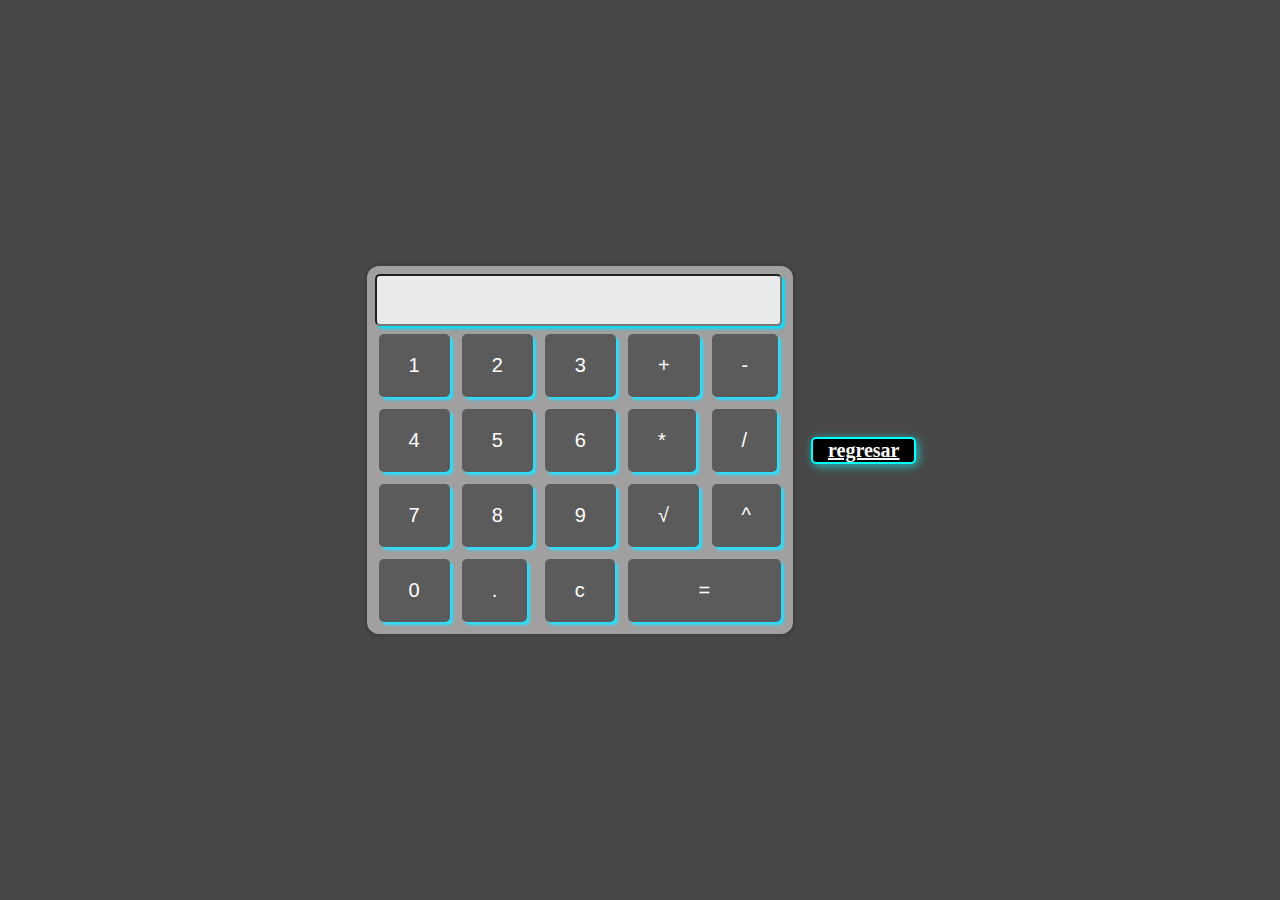
<file: calculadora/index.html>
<!DOCTYPE html>
<html lang="en">
<head>
    <meta charset="UTF-8">
    <meta http-equiv="X-UA-Compatible" content="IE=edge">
    <meta name="viewport" content="width=device-width, initial-scale=1.0">
    <link rel="stylesheet" href="style.css">
    <title>Document</title>
</head>
<body>
    <form name="calculadora">
        <table>
            <tr>
                <td colspan="5"><input type="texto" name="cld" value=""></td>
            </tr>
            <tr>
                <td><input type="button" value="1" onClick="document.calculadora.cld.value+='1'"></td>
                <td><input type="button" value="2" onClick="document.calculadora.cld.value+='2'"></td>
                <td><input type="button" value="3" onClick="document.calculadora.cld.value+='3'"></td>
                <td><input type="button" value="+" onClick="document.calculadora.cld.value+='+'"></td>
                <td><input type="button" value="-" onClick="document.calculadora.cld.value+='-'"></td>
            </tr>
            <tr>
                <td><input type="button" value="4" onClick="document.calculadora.cld.value+='4'"></td>
                <td><input type="button" value="5" onClick="document.calculadora.cld.value+='5'"></td>
                <td><input type="button" value="6" onClick="document.calculadora.cld.value+='6'"></td>
                <td><input type="button" value="*" onClick="document.calculadora.cld.value+='*'"></td>
                <td><input type="button" value="/" onClick="document.calculadora.cld.value+='/'"></td>
            </tr>
            <tr>
                <td><input type="button" value="7" onClick="document.calculadora.cld.value+='7'"></td>
                <td><input type="button" value="8" onClick="document.calculadora.cld.value+='8'"></td>
                <td><input type="button" value="9" onClick="document.calculadora.cld.value+='9'"></td>
                <td><input type="button" value="√" onClick="calculateSquareRoot()"></td>
                <td><input type="button" value="^" onClick="calculatePower()"></td>
            </tr>
            <tr>
                <td><input type="button" value="0" onClick="document.calculadora.cld.value+='0'"></td>
                <td><input type="button" value="." onClick="document.calculadora.cld.value+='.'"></td>
                <td><input type="reset" value="c"></td>
                <td colspan="2"><input type="button" value="=" onClick="document.calculadora.cld.value=eval(document.calculadora.cld.value)"></td>
            </tr>
        </table>
    </form>

    <a href="../index.html" class="botn"> regresar</a>
    <script src="main.js"></script>
    
</body>
</html>
</file>
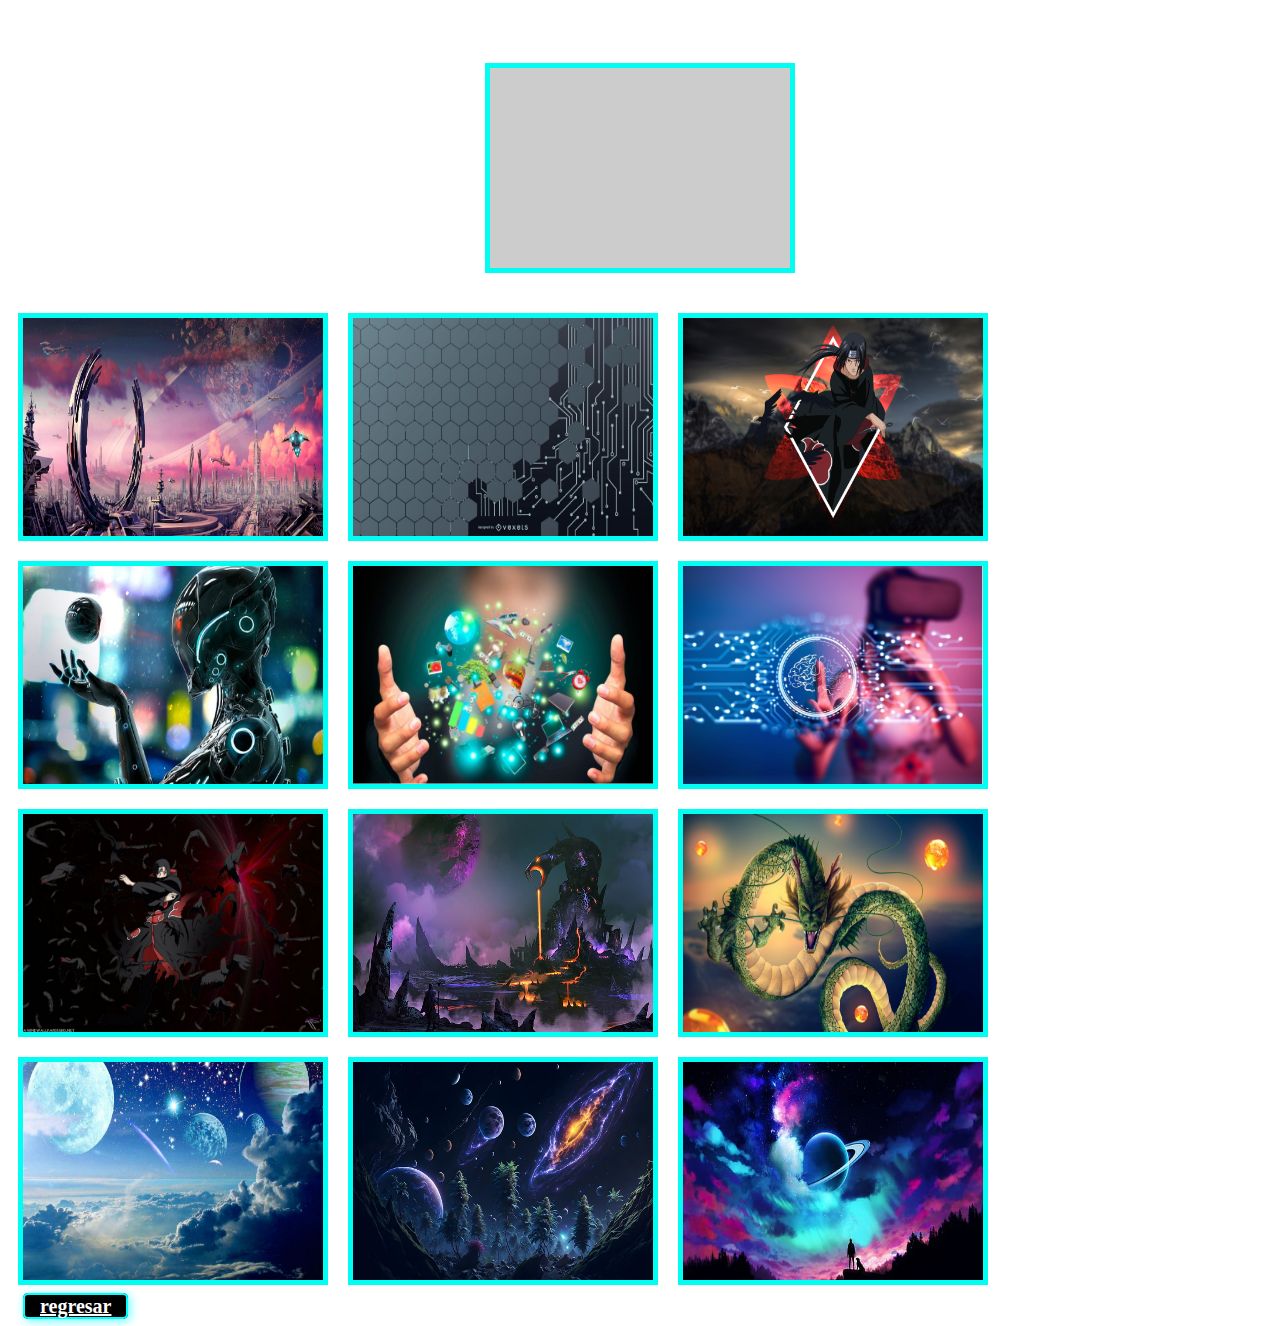
<file: galeria/index.html>
<!DOCTYPE html>
<html lang="en">
<head>
  <meta charset="UTF-8">
  <meta http-equiv="X-UA-Compatible" content="IE=edge">
  <meta name="viewport" content="width=, initial-scale=1.0">
  <link href="https://cdn.jsdelivr.net/npm/bootstrap@5.3.0/dist/css/bootstrap.min.css"
  rel="stylesheet" integrity="sha384-9ndCyUaIbzAi2FUVXJi0CjmCapSmO7SnpJef0486qhLnuZ2cdeRhO02iuK6FUUVM"
  crossorigin="anonymous"/>
  <link rel="stylesheet" href="style.css">
  <title>Document</title>
</head>
<body>
 
  <div class="container1"></div>
  <div class="container"></div>
  
  <a href="../index.html" class="botn"> regresar</a>
  <script src="main.js"></script>
  
</body>
</html>
</file>
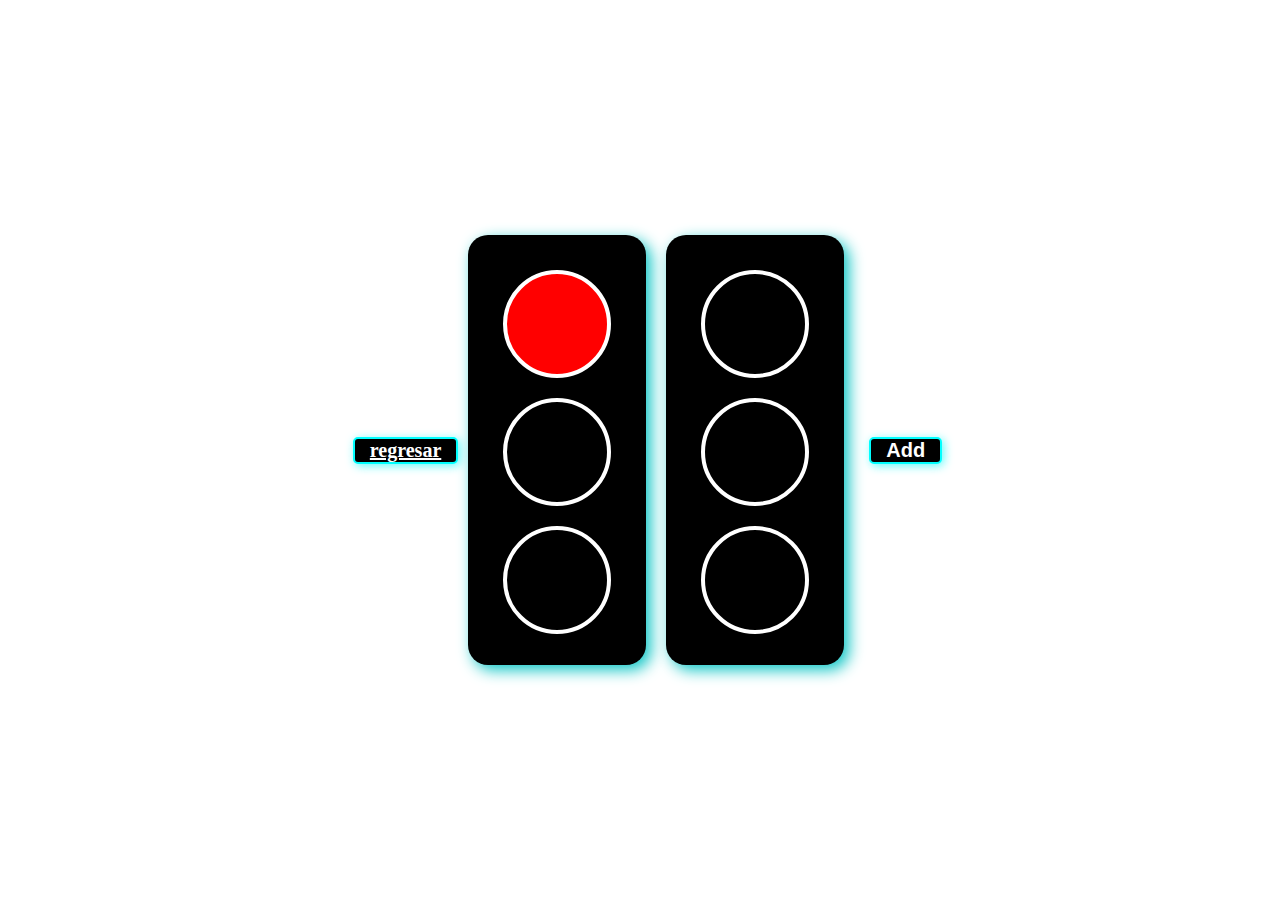
<file: semaforo/index.html>
<!DOCTYPE html>
<html lang="en">
<head>
    <meta charset="UTF-8">
    <meta http-equiv="X-UA-Compatible" content="IE=edge">
    <meta name="viewport" content="width=device-width, initial-scale=1.0">
    <link rel="stylesheet" href="style.css">
    <title>Document</title>
</head>
<a href="../index.html" class="botn"> regresar</a>
<body>
    <div class="container">
        <div class="color" id="rojo"></div>
        <div class="color" id="amarillo"></div>
        <div class="color" id="verde"></div>
    </div>

    <div class="container1">
        <div class="cambiar"></div>
        <div class="cambiar"></div>
        <div class="cambiar"></div>
    </div>

    

    <button onclick="cambiarOtro()">Add</button>

    <script src="mai.js">
       
    </script>
</body>

</html>
</file>
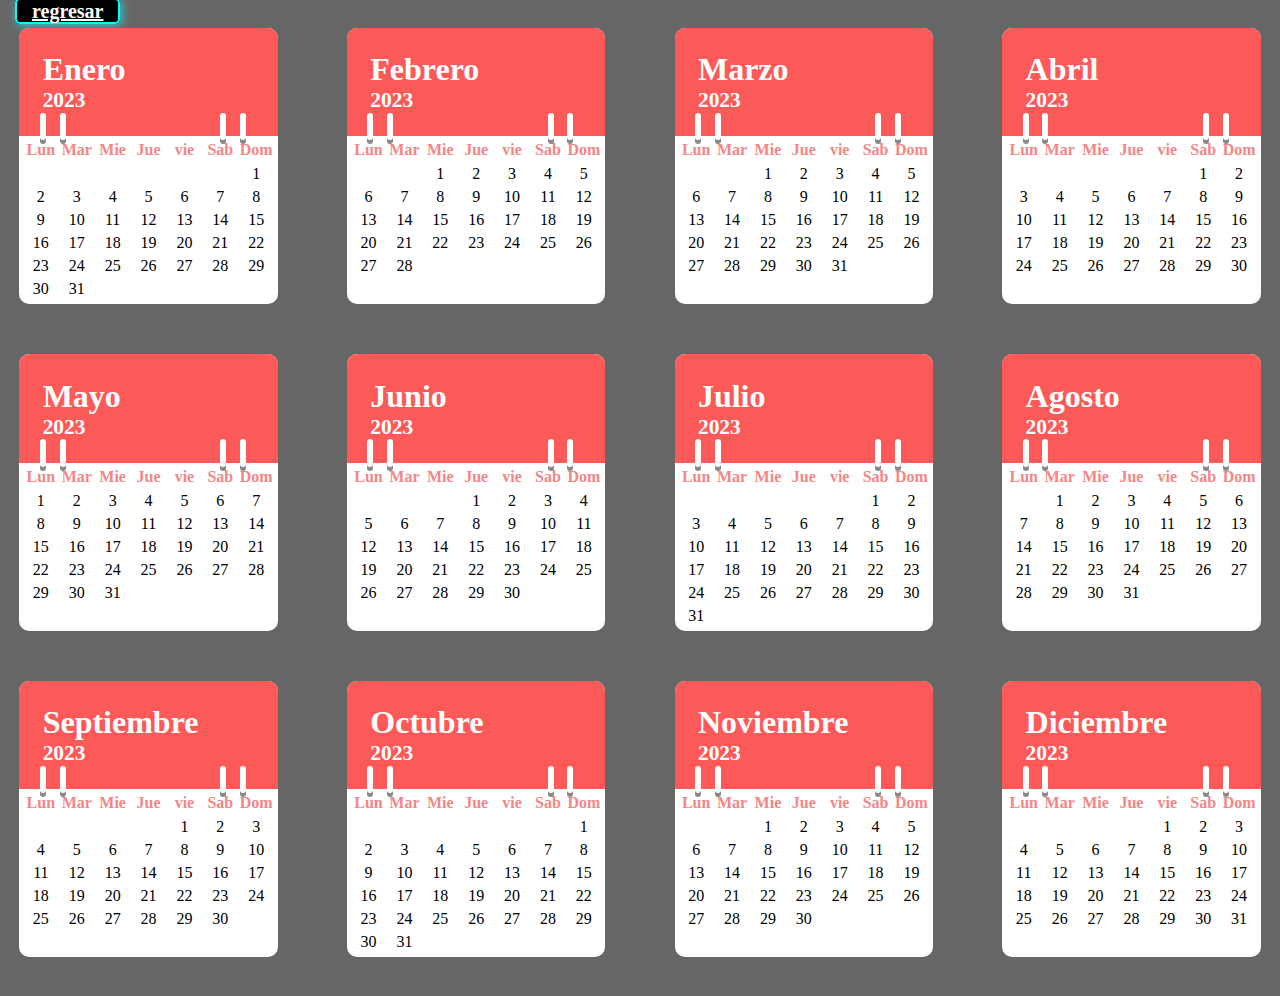
<file: calendario/index3.html>
<!DOCTYPE html>
<html lang="en">
<head>
    <meta charset="UTF-8">
    <meta http-equiv="X-UA-Compatible" content="IE=edge">
    <meta name="viewport" content="width=device-width, initial-scale=1.0">
    <link rel="stylesheet" href="Estilos3.css">
    <title>EDG calendario</title>
</head>
<body>
    <a href="../index.html" class="botn"> regresar</a>
    <main>
        <div class="calendario">
            <div class="mes"> 
                <div class="rayas">
                <div id="c1" class="cin">
                    <div class="c1-1"></div>
                    <div class="c1-2"></div>
                </div>
                <div id="c2" class="cin">
                    <div class="c2-1"></div>
                    <div class="c2-2"></div>
                </div>
            </div>
                <h1>Enero <dir><h6>2023</h6></dir></h1>                       
                <ul class="dias">
                    <li class="dias1">Lun</li>
                    <li class="dias1">Mar</li>
                    <li class="dias1">Mie</li>
                    <li class="dias1">Jue</li>
                    <li class="dias1">vie</li>
                    <li class="dias1">Sab</li>
                    <li class="dias1">Dom</li>
                </ul>
                <ul class="fecha">
                    <li class="dia"></li>
                    <li class="dia"></li>
                    <li class="dia"></li>
                    <li class="dia"></li>
                    <li class="dia"></li>
                    <li class="dia"></li>
                    
                    <li class="dia_1">1</li>
                    <li class="dia_1">2</li>
                    <li class="dia_1">3</li>
                    <li class="dia_1">4</li>
                    <li class="dia_1">5</li>
                    <li class="dia_1">6</li>
                    <li class="dia_1">7</li>
                    <li class="dia_1">8</li>
                    <li class="dia_1">9</li>
                    <li class="dia_1">10</li>
                    <li class="dia_1">11</li>
                    <li class="dia_1">12</li>
                    <li class="dia_1">13</li>
                    <li class="dia_1">14</li>
                    <li class="dia_1">15</li>
                    <li class="dia_1">16</li>
                    <li class="dia_1">17</li>
                    <li class="dia_1">18</li>
                    <li class="dia_1">19</li>
                    <li class="dia_1">20</li>
                    <li class="dia_1">21</li>
                    <li class="dia_1">22</li>
                    <li class="dia_1">23</li>
                    <li class="dia_1">24</li>
                    <li class="dia_1">25</li>
                    <li class="dia_1">26</li>
                    <li class="dia_1">27</li>
                    <li class="dia_1">28</li>
                    <li class="dia_1">29</li>
                    <li class="dia_1">30</li>
                    <li class="dia_1">31</li>
                    <lin class="dia"></lin>
                    <lin class="dia"></lin>
                    <lin class="dia"></lin>
                    <lin class="dia"></lin>
                    <lin class="dia"></lin>

                </ul>
            </div>
            <div class="mes">
                <div class="rayas">
                    <div id="c1" class="cin">
                        <div class="c1-1"></div>
                        <div class="c1-2"></div>
                    </div>
                    <div id="c2" class="cin">
                        <div class="c2-1"></div>
                        <div class="c2-2"></div>
                    </div>
                </div>
                <h1>Febrero <dir><h6>2023</h6></dir></h1>
                <ul class="dias">
                    <li class="dias1">Lun</li>
                    <li class="dias1">Mar</li>
                    <li class="dias1">Mie</li>
                    <li class="dias1">Jue</li>
                    <li class="dias1">vie</li>
                    <li class="dias1">Sab</li>
                    <li class="dias1">Dom</li>
                </ul>
                <ul class="fecha">
                    <li class="dia"></li>
                    <li class="dia"></li>

                    <li class="dia_1">1</li>
                    <li class="dia_1">2</li>
                    <li class="dia_1">3</li>
                    <li class="dia_1">4</li>
                    <li class="dia_1">5</li>
                    <li class="dia_1">6</li>
                    <li class="dia_1">7</li>
                    <li class="dia_1">8</li>
                    <li class="dia_1">9</li>
                    <li class="dia_1">10</li>
                    <li class="dia_1">11</li>
                    <li class="dia_1">12</li>
                    <li class="dia_1">13</li>
                    <li class="dia_1">14</li>
                    <li class="dia_1">15</li>
                    <li class="dia_1">16</li>
                    <li class="dia_1">17</li>
                    <li class="dia_1">18</li>
                    <li class="dia_1">19</li>
                    <li class="dia_1">20</li>
                    <li class="dia_1">21</li>
                    <li class="dia_1">22</li>
                    <li class="dia_1">23</li>
                    <li class="dia_1">24</li>
                    <li class="dia_1">25</li>
                    <li class="dia_1">26</li>
                    <li class="dia_1">27</li>
                    <li class="dia_1">28</li>

                    <li class="dia"></li>
                    <li class="dia"></li>
                    <li class="dia"></li>
                    <li class="dia"></li>
                    <li class="dia"></li>
                    
                </ul>
            </div>
            <div class="mes">
                <div class="rayas">
                    <div id="c1" class="cin">
                        <div class="c1-1"></div>
                        <div class="c1-2"></div>
                    </div>
                    <div id="c2" class="cin">
                        <div class="c2-1"></div>
                        <div class="c2-2"></div>
                    </div>
                </div>
                <h1>Marzo <dir><h6>2023</h6></dir></h1>
                <ul class="dias">
                    <li class="dias1">Lun</li>
                    <li class="dias1">Mar</li>
                    <li class="dias1">Mie</li>
                    <li class="dias1">Jue</li>
                    <li class="dias1">vie</li>
                    <li class="dias1">Sab</li>
                    <li class="dias1">Dom</li>
                </ul>
                <ul class="fecha">
                    <li class="dia"></li>
                    <li class="dia"></li>

                     <li class="dia_1">1</li>
                    <li class="dia_1">2</li>
                    <li class="dia_1">3</li>
                    <li class="dia_1">4</li>
                    <li class="dia_1">5</li>
                    <li class="dia_1">6</li>
                    <li class="dia_1">7</li>
                    <li class="dia_1">8</li>
                    <li class="dia_1">9</li>
                    <li class="dia_1">10</li>
                    <li class="dia_1">11</li>
                    <li class="dia_1">12</li>
                    <li class="dia_1">13</li>
                    <li class="dia_1">14</li>
                    <li class="dia_1">15</li>
                    <li class="dia_1">16</li>
                    <li class="dia_1">17</li>
                    <li class="dia_1">18</li>
                    <li class="dia_1">19</li>
                    <li class="dia_1">20</li>
                    <li class="dia_1">21</li>
                    <li class="dia_1">22</li>
                    <li class="dia_1">23</li>
                    <li class="dia_1">24</li>
                    <li class="dia_1">25</li>
                    <li class="dia_1">26</li>
                    <li class="dia_1">27</li>
                    <li class="dia_1">28</li>
                    <li class="dia_1">29</li>
                    <li class="dia_1">30</li>
                    <li class="dia_1">31</li>

                    <li class="dia"></li>
                    <li class="dia"></li>
                </ul>
            </div>
            <div class="mes">
                <div class="rayas">
                    <div id="c1" class="cin">
                        <div class="c1-1"></div>
                        <div class="c1-2"></div>
                    </div>
                    <div id="c2" class="cin">
                        <div class="c2-1"></div>
                        <div class="c2-2"></div>
                    </div>
                </div>
                <h1>Abril <dir><h6>2023</h6></dir></h1>
                <ul class="dias">
                    <li class="dias1">Lun</li>
                    <li class="dias1">Mar</li>
                    <li class="dias1">Mie</li>
                    <li class="dias1">Jue</li>
                    <li class="dias1">vie</li>
                    <li class="dias1">Sab</li>
                    <li class="dias1">Dom</li>
                </ul>
                <ul class="fecha">
                    <li class="dia"></li>
                    <li class="dia"></li>
                    <li class="dia"></li>
                    <li class="dia"></li>
                    <li class="dia"></li>

                     <li class="dia_1">1</li>
                    <li class="dia_1">2</li>
                    <li class="dia_1">3</li>
                    <li class="dia_1">4</li>
                    <li class="dia_1">5</li>
                    <li class="dia_1">6</li>
                    <li class="dia_1">7</li>
                    <li class="dia_1">8</li>
                    <li class="dia_1">9</li>
                    <li class="dia_1">10</li>
                    <li class="dia_1">11</li>
                    <li class="dia_1">12</li>
                    <li class="dia_1">13</li>
                    <li class="dia_1">14</li>
                    <li class="dia_1">15</li>
                    <li class="dia_1">16</li>
                    <li class="dia_1">17</li>
                    <li class="dia_1">18</li>
                    <li class="dia_1">19</li>
                    <li class="dia_1">20</li>
                    <li class="dia_1">21</li>
                    <li class="dia_1">22</li>
                    <li class="dia_1">23</li>
                    <li class="dia_1">24</li>
                    <li class="dia_1">25</li>
                    <li class="dia_1">26</li>
                    <li class="dia_1">27</li>
                    <li class="dia_1">28</li>
                    <li class="dia_1">29</li>
                    <li class="dia_1">30</li>
                </ul>
            </div>
            <div class="mes">
                <div class="rayas">
                    <div id="c1" class="cin">
                        <div class="c1-1"></div>
                        <div class="c1-2"></div>
                    </div>
                    <div id="c2" class="cin">
                        <div class="c2-1"></div>
                        <div class="c2-2"></div>
                    </div>
                </div>
                <h1>Mayo <dir><h6>2023</h6></dir></h1>
                <ul class="dias">
                    <li class="dias1">Lun</li>
                    <li class="dias1">Mar</li>
                    <li class="dias1">Mie</li>
                    <li class="dias1">Jue</li>
                    <li class="dias1">vie</li>
                    <li class="dias1">Sab</li>
                    <li class="dias1">Dom</li>
                </ul>
                <ul class="fecha">
                    <li class="dia_1">1</li>
                    <li class="dia_1">2</li>
                    <li class="dia_1">3</li>
                    <li class="dia_1">4</li>
                    <li class="dia_1">5</li>
                    <li class="dia_1">6</li>
                    <li class="dia_1">7</li>
                    <li class="dia_1">8</li>
                    <li class="dia_1">9</li>
                    <li class="dia_1">10</li>
                    <li class="dia_1">11</li>
                    <li class="dia_1">12</li>
                    <li class="dia_1">13</li>
                    <li class="dia_1">14</li>
                    <li class="dia_1">15</li>
                    <li class="dia_1">16</li>
                    <li class="dia_1">17</li>
                    <li class="dia_1">18</li>
                    <li class="dia_1">19</li>
                    <li class="dia_1">20</li>
                    <li class="dia_1">21</li>
                    <li class="dia_1">22</li>
                    <li class="dia_1">23</li>
                    <li class="dia_1">24</li>
                    <li class="dia_1">25</li>
                    <li class="dia_1">26</li>
                    <li class="dia_1">27</li>
                    <li class="dia_1">28</li>
                    <li class="dia_1">29</li>
                    <li class="dia_1">30</li>
                    <li class="dia_1">31</li>

                    <li class="dia"></li>
                    <li class="dia"></li>
                    <li class="dia"></li>
                    <li class="dia"></li>
                </ul>
            </div>
            <div class="mes">
                <div class="rayas">
                    <div id="c1" class="cin">
                        <div class="c1-1"></div>
                        <div class="c1-2"></div>
                    </div>
                    <div id="c2" class="cin">
                        <div class="c2-1"></div>
                        <div class="c2-2"></div>
                    </div>
                </div>
                <h1>Junio <dir><h6>2023</h6></dir></h1>
                <ul class="dias">
                    <li class="dias1">Lun</li>
                    <li class="dias1">Mar</li>
                    <li class="dias1">Mie</li>
                    <li class="dias1">Jue</li>
                    <li class="dias1">vie</li>
                    <li class="dias1">Sab</li>
                    <li class="dias1">Dom</li>
                </ul>
                <ul class="fecha">
                    <li class="dia"></li>
                    <li class="dia"></li>
                    <li class="dia"></li>
                    
                    <li class="dia_1">1</li>
                    <li class="dia_1">2</li>
                    <li class="dia_1">3</li>
                    <li class="dia_1">4</li>
                    <li class="dia_1">5</li>
                    <li class="dia_1">6</li>
                    <li class="dia_1">7</li>
                    <li class="dia_1">8</li>
                    <li class="dia_1">9</li>
                    <li class="dia_1">10</li>
                    <li class="dia_1">11</li>
                    <li class="dia_1">12</li>
                    <li class="dia_1">13</li>
                    <li class="dia_1">14</li>
                    <li class="dia_1">15</li>
                    <li class="dia_1">16</li>
                    <li class="dia_1">17</li>
                    <li class="dia_1">18</li>
                    <li class="dia_1">19</li>
                    <li class="dia_1">20</li>
                    <li class="dia_1">21</li>
                    <li class="dia_1">22</li>
                    <li class="dia_1">23</li>
                    <li class="dia_1">24</li>
                    <li class="dia_1">25</li>
                    <li class="dia_1">26</li>
                    <li class="dia_1">27</li>
                    <li class="dia_1">28</li>
                    <li class="dia_1">29</li>
                    <li class="dia_1">30</li>

                    <li class="dia"></li>
                    <li class="dia"></li>
                </ul>
            </div>
            <div class="mes">
                <div class="rayas">
                    <div id="c1" class="cin">
                        <div class="c1-1"></div>
                        <div class="c1-2"></div>
                    </div>
                    <div id="c2" class="cin">
                        <div class="c2-1"></div>
                        <div class="c2-2"></div>
                    </div>
                </div>
                <h1>Julio <dir><h6>2023</h6></dir></h1>
                <ul class="dias">
                    <li class="dias1">Lun</li>
                    <li class="dias1">Mar</li>
                    <li class="dias1">Mie</li>
                    <li class="dias1">Jue</li>
                    <li class="dias1">vie</li>
                    <li class="dias1">Sab</li>
                    <li class="dias1">Dom</li>
                </ul>
                <ul class="fecha">
                    <li class="dia"></li>
                    <li class="dia"></li>
                    <li class="dia"></li>
                    <li class="dia"></li>
                    <li class="dia"></li>

                    <li class="dia_1">1</li>
                    <li class="dia_1">2</li>
                    <li class="dia_1">3</li>
                    <li class="dia_1">4</li>
                    <li class="dia_1">5</li>
                    <li class="dia_1">6</li>
                    <li class="dia_1">7</li>
                    <li class="dia_1">8</li>
                    <li class="dia_1">9</li>
                    <li class="dia_1">10</li>
                    <li class="dia_1">11</li>
                    <li class="dia_1">12</li>
                    <li class="dia_1">13</li>
                    <li class="dia_1">14</li>
                    <li class="dia_1">15</li>
                    <li class="dia_1">16</li>
                    <li class="dia_1">17</li>
                    <li class="dia_1">18</li>
                    <li class="dia_1">19</li>
                    <li class="dia_1">20</li>
                    <li class="dia_1">21</li>
                    <li class="dia_1">22</li>
                    <li class="dia_1">23</li>
                    <li class="dia_1">24</li>
                    <li class="dia_1">25</li>
                    <li class="dia_1">26</li>
                    <li class="dia_1">27</li>
                    <li class="dia_1">28</li>
                    <li class="dia_1">29</li>
                    <li class="dia_1">30</li>
                    <li class="dia_1">31</li>

                    <li class="dia"></li>
                    <li class="dia"></li>
                    <li class="dia"></li>
                    <li class="dia"></li>
                    <li class="dia"></li>
                    <li class="dia"></li>
                </ul>
            </div>
            <div class="mes">
                <div class="rayas">
                    <div id="c1" class="cin">
                        <div class="c1-1"></div>
                        <div class="c1-2"></div>
                    </div>
                    <div id="c2" class="cin">
                        <div class="c2-1"></div>
                        <div class="c2-2"></div>
                    </div>
                </div>
                <h1>Agosto <dir><h6>2023</h6></dir></h1>
                <ul class="dias">
                    <li class="dias1">Lun</li>
                    <li class="dias1">Mar</li>
                    <li class="dias1">Mie</li>
                    <li class="dias1">Jue</li>
                    <li class="dias1">vie</li>
                    <li class="dias1">Sab</li>
                    <li class="dias1">Dom</li>
                </ul>
                <ul class="fecha">
                    <li class="dia"></li>

                    <li class="dia_1">1</li>
                    <li class="dia_1">2</li>
                    <li class="dia_1">3</li>
                    <li class="dia_1">4</li>
                    <li class="dia_1">5</li>
                    <li class="dia_1">6</li>
                    <li class="dia_1">7</li>
                    <li class="dia_1">8</li>
                    <li class="dia_1">9</li>
                    <li class="dia_1">10</li>
                    <li class="dia_1">11</li>
                    <li class="dia_1">12</li>
                    <li class="dia_1">13</li>
                    <li class="dia_1">14</li>
                    <li class="dia_1">15</li>
                    <li class="dia_1">16</li>
                    <li class="dia_1">17</li>
                    <li class="dia_1">18</li>
                    <li class="dia_1">19</li>
                    <li class="dia_1">20</li>
                    <li class="dia_1">21</li>
                    <li class="dia_1">22</li>
                    <li class="dia_1">23</li>
                    <li class="dia_1">24</li>
                    <li class="dia_1">25</li>
                    <li class="dia_1">26</li>
                    <li class="dia_1">27</li>
                    <li class="dia_1">28</li>
                    <li class="dia_1">29</li>
                    <li class="dia_1">30</li>
                    <li class="dia_1">31</li>

                    <li class="dia"></li>
                    <li class="dia"></li>
                    <li class="dia"></li>
                </ul>
            </div>
            <div class="mes">
                <div class="rayas">
                    <div id="c1" class="cin">
                        <div class="c1-1"></div>
                        <div class="c1-2"></div>
                    </div>
                    <div id="c2" class="cin">
                        <div class="c2-1"></div>
                        <div class="c2-2"></div>
                    </div>
                </div>
                <h1>Septiembre <dir><h6>2023</h6></dir></h1>
                <ul class="dias">
                    <li class="dias1">Lun</li>
                    <li class="dias1">Mar</li>
                    <li class="dias1">Mie</li>
                    <li class="dias1">Jue</li>
                    <li class="dias1">vie</li>
                    <li class="dias1">Sab</li>
                    <li class="dias1">Dom</li>
                </ul>
                <ul class="fecha">
                    <li class="dia"></li>
                    <li class="dia"></li>
                    <li class="dia"></li>
                    <li class="dia"></li>

                    <li class="dia_1">1</li>
                    <li class="dia_1">2</li>
                    <li class="dia_1">3</li>
                    <li class="dia_1">4</li>
                    <li class="dia_1">5</li>
                    <li class="dia_1">6</li>
                    <li class="dia_1">7</li>
                    <li class="dia_1">8</li>
                    <li class="dia_1">9</li>
                    <li class="dia_1">10</li>
                    <li class="dia_1">11</li>
                    <li class="dia_1">12</li>
                    <li class="dia_1">13</li>
                    <li class="dia_1">14</li>
                    <li class="dia_1">15</li>
                    <li class="dia_1">16</li>
                    <li class="dia_1">17</li>
                    <li class="dia_1">18</li>
                    <li class="dia_1">19</li>
                    <li class="dia_1">20</li>
                    <li class="dia_1">21</li>
                    <li class="dia_1">22</li>
                    <li class="dia_1">23</li>
                    <li class="dia_1">24</li>
                    <li class="dia_1">25</li>
                    <li class="dia_1">26</li>
                    <li class="dia_1">27</li>
                    <li class="dia_1">28</li>
                    <li class="dia_1">29</li>
                    <li class="dia_1">30</li>

                    <li class="dia"></li>
                </ul>
            </div>
            <div class="mes">
                <div class="rayas">
                    <div id="c1" class="cin">
                        <div class="c1-1"></div>
                        <div class="c1-2"></div>
                    </div>
                    <div id="c2" class="cin">
                        <div class="c2-1"></div>
                        <div class="c2-2"></div>
                    </div>
                </div>
                <h1>Octubre <dir><h6>2023</h6></dir></h1>
                <ul class="dias">
                    <li class="dias1">Lun</li>
                    <li class="dias1">Mar</li>
                    <li class="dias1">Mie</li>
                    <li class="dias1">Jue</li>
                    <li class="dias1">vie</li>
                    <li class="dias1">Sab</li>
                    <li class="dias1">Dom</li>
                </ul>
                <ul class="fecha">
                    <li class="dia"></li>
                    <li class="dia"></li>
                    <li class="dia"></li>
                    <li class="dia"></li>
                    <li class="dia"></li>
                    <li class="dia"></li>

                    <li class="dia_1">1</li>
                    <li class="dia_1">2</li>
                    <li class="dia_1">3</li>
                    <li class="dia_1">4</li>
                    <li class="dia_1">5</li>
                    <li class="dia_1">6</li>
                    <li class="dia_1">7</li>
                    <li class="dia_1">8</li>
                    <li class="dia_1">9</li>
                    <li class="dia_1">10</li>
                    <li class="dia_1">11</li>
                    <li class="dia_1">12</li>
                    <li class="dia_1">13</li>
                    <li class="dia_1">14</li>
                    <li class="dia_1">15</li>
                    <li class="dia_1">16</li>
                    <li class="dia_1">17</li>
                    <li class="dia_1">18</li>
                    <li class="dia_1">19</li>
                    <li class="dia_1">20</li>
                    <li class="dia_1">21</li>
                    <li class="dia_1">22</li>
                    <li class="dia_1">23</li>
                    <li class="dia_1">24</li>
                    <li class="dia_1">25</li>
                    <li class="dia_1">26</li>
                    <li class="dia_1">27</li>
                    <li class="dia_1">28</li>
                    <li class="dia_1">29</li>
                    <li class="dia_1">30</li>
                    <li class="dia_1">31</li>

                    <li class="dia"></li>
                    <li class="dia"></li>
                    <li class="dia"></li>
                    <li class="dia"></li>
                    <li class="dia"></li>
                </ul>
            </div>
            <div class="mes">
                <div class="rayas">
                    <div id="c1" class="cin">
                        <div class="c1-1"></div>
                        <div class="c1-2"></div>
                    </div>
                    <div id="c2" class="cin">
                        <div class="c2-1"></div>
                        <div class="c2-2"></div>
                    </div>
                </div>
                <h1>Noviembre <dir><h6>2023</h6></dir></h1>
                <ul class="dias">
                    <li class="dias1">Lun</li>
                    <li class="dias1">Mar</li>
                    <li class="dias1">Mie</li>
                    <li class="dias1">Jue</li>
                    <li class="dias1">vie</li>
                    <li class="dias1">Sab</li>
                    <li class="dias1">Dom</li>
                </ul>
                <ul class="fecha">
                    <li class="dia"></li>
                    <li class="dia"></li>

                     <li class="dia_1">1</li>
                    <li class="dia_1">2</li>
                    <li class="dia_1">3</li>
                    <li class="dia_1">4</li>
                    <li class="dia_1">5</li>
                    <li class="dia_1">6</li>
                    <li class="dia_1">7</li>
                    <li class="dia_1">8</li>
                    <li class="dia_1">9</li>
                    <li class="dia_1">10</li>
                    <li class="dia_1">11</li>
                    <li class="dia_1">12</li>
                    <li class="dia_1">13</li>
                    <li class="dia_1">14</li>
                    <li class="dia_1">15</li>
                    <li class="dia_1">16</li>
                    <li class="dia_1">17</li>
                    <li class="dia_1">18</li>
                    <li class="dia_1">19</li>
                    <li class="dia_1">20</li>
                    <li class="dia_1">21</li>
                    <li class="dia_1">22</li>
                    <li class="dia_1">23</li>
                    <li class="dia_1">24</li>
                    <li class="dia_1">25</li>
                    <li class="dia_1">26</li>
                    <li class="dia_1">27</li>
                    <li class="dia_1">28</li>
                    <li class="dia_1">29</li>
                    <li class="dia_1">30</li>

                    <li class="dia"></li>
                    <li class="dia"></li>
                    <li class="dia"></li>
                </ul>
            </div>
            <div class="mes">
                <div class="rayas">
                    <div id="c1" class="cin">
                        <div class="c1-1"></div>
                        <div class="c1-2"></div>
                    </div>
                    <div id="c2" class="cin">
                        <div class="c2-1"></div>
                        <div class="c2-2"></div>
                    </div>
                </div>
                <h1>Diciembre <dir><h6>2023</h6></dir></h1>
                <ul class="dias">
                    <li class="dias1">Lun</li>
                    <li class="dias1">Mar</li>
                    <li class="dias1">Mie</li>
                    <li class="dias1">Jue</li>
                    <li class="dias1">vie</li>
                    <li class="dias1">Sab</li>
                    <li class="dias1">Dom</li>
                </ul>
                <ul class="fecha">
                    <li class="dia"></li>
                    <li class="dia"></li>
                    <li class="dia"></li>
                    <li class="dia"></li>

                    <li class="dia_1">1</li>
                    <li class="dia_1">2</li>
                    <li class="dia_1">3</li>
                    <li class="dia_1">4</li>
                    <li class="dia_1">5</li>
                    <li class="dia_1">6</li>
                    <li class="dia_1">7</li>
                    <li class="dia_1">8</li>
                    <li class="dia_1">9</li>
                    <li class="dia_1">10</li>
                    <li class="dia_1">11</li>
                    <li class="dia_1">12</li>
                    <li class="dia_1">13</li>
                    <li class="dia_1">14</li>
                    <li class="dia_1">15</li>
                    <li class="dia_1">16</li>
                    <li class="dia_1">17</li>
                    <li class="dia_1">18</li>
                    <li class="dia_1">19</li>
                    <li class="dia_1">20</li>
                    <li class="dia_1">21</li>
                    <li class="dia_1">22</li>
                    <li class="dia_1">23</li>
                    <li class="dia_1">24</li>
                    <li class="dia_1">25</li>
                    <li class="dia_1">26</li>
                    <li class="dia_1">27</li>
                    <li class="dia_1">28</li>
                    <li class="dia_1">29</li>
                    <li class="dia_1">30</li>
                    <li class="dia_1">31</li>
                </ul>
            </div>
            </div>
        </div>
    </main>
</body>
</html>
</file>
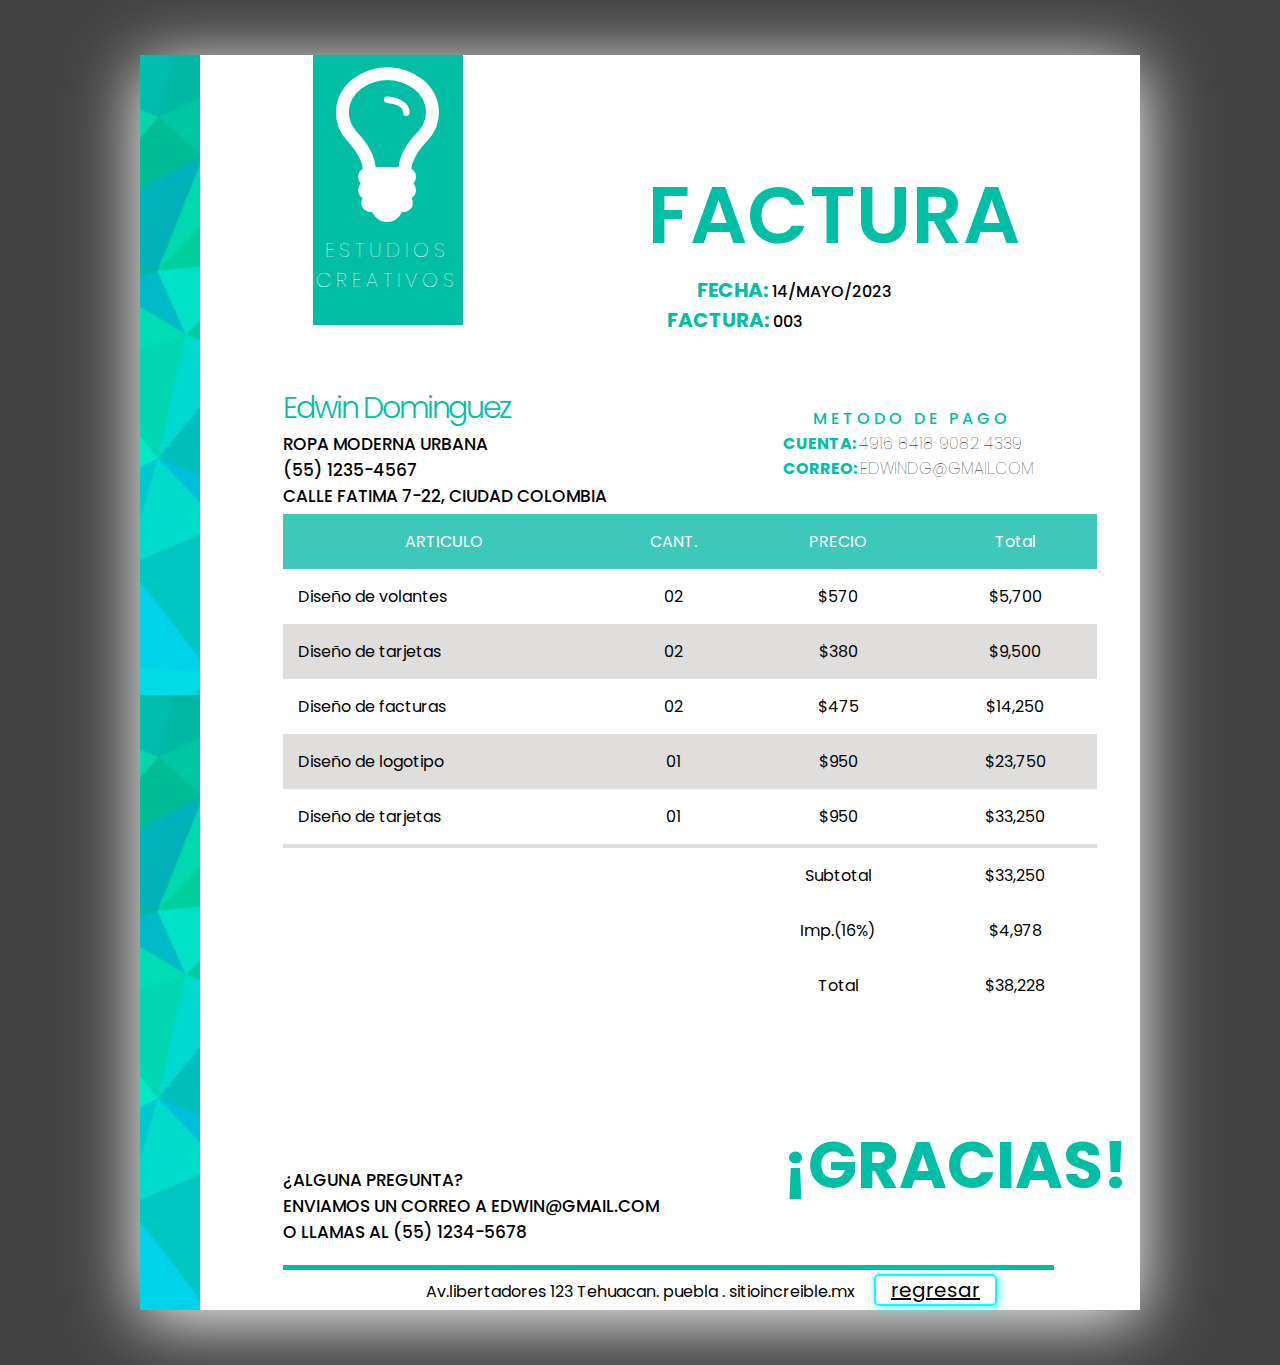
<file: factura/index3.html>
<!DOCTYPE html>
<html lang="en">
<head>
    <meta charset="UTF-8">
    <meta http-equiv="X-UA-Compatible" content="IE=edge">
    <meta name="viewport" content="width=device-width, initial-scale=1.0">
    <link rel="stylesheet" href="https://cdnjs.cloudflare.com/ajax/libs/font-awesome/4.7.0/css/font-awesome.css" integrity="sha512-5A8nwdMOWrSz20fDsjczgUidUBR8liPYU+WymTZP1lmY9G6Oc7HlZv156XqnsgNUzTyMefFTcsFH/tnJE/+xBg==" crossorigin="anonymous" referrerpolicy="no-referrer" />
    <link rel="stylesheet" href="index3.css">
    <title>factura EDG</title>
</head>
<body>
    <div class="contenedor1">
        <div class="contenedor1_2">
</div>
        

<div class="contenedor_e1">
    <div class="e2">
        <div class="e3">
            <div class="foco">
                <span><i class="fa fa-lightbulb-o" aria-hidden="true"></i></span> 
                <h5 class="e_c"> <br>ESTUDIOS<br>CREATIVOS</h5>
            </div>  
        </div>
        <div class="e4">
                <h2 class="titulos">Factura</h2>
                <h4 class="fecha">Fecha: <a> 14/Mayo/2023 </a> </h4>
                <h4 class="factura">Factura: <a>003</a> </h4>
        </div>
    </div>

<!-- experiencia texto1 -->

        <div class="contenedor_e2">
            <h2 class="e2_e1">Edwin Dominguez</h2>
            <div class="e2_e2">
                <div class="e2_e3">
                    <h5>Ropa Moderna Urbana</h5>
                    <h5>(55) 1235-4567</h5>
                    <h5>Calle Fatima 7-22, Ciudad Colombia </h5>
                </div>
                <div class="e2_e4">
                    <h4 class="MT">METODO DE PAGO</h4>
                    <h4 class="cuenta">CUENTA: <a>4916 8418 9082 4339</a> </h4>
                    <h4 class="correo">CORREO: <a>Edwindg@gmail.com</a> </h4>
                     </div>
                    </div>  
                    <table>
                        <tr class="rectangulo">
                            <td class="linea_1">ARTICULO</td>
                            <td class="linea_1">CANT.</td>
                            <td class="linea_1">PRECIO</td>
                            <td class="linea_1">Total</td>
                        </tr>
                        <tr>
                            <td class="ale">Diseño de volantes</td>
                            <td>02</td>
                            <td>$570</td>
                            <td>$5,700</td>
                        </tr>
                        <tr class="rectangulo_01">
                            <td class="ale">Diseño de tarjetas</td>
                            <td>02</td>
                            <td>$380</td>
                            <td>$9,500</td>
                        </tr>
                        <tr>
                            <td class="ale">Diseño de facturas</td>
                            <td>02</td>
                            <td>$475</td>
                            <td>$14,250</td>
                        </tr>
                        <tr class="rectangulo_01">
                            <td class="ale">Diseño de logotipo</td>
                            <td>01</td>
                            <td>$950</td>
                            <td>$23,750</td>
                        </tr>
                        <tr>
                            <td class="ale">Diseño de tarjetas</td>
                            <td>01</td>
                            <td>$950</td>
                            <td>$33,250</td>
                        </tr>
                        <tr class="rectangulo_01">
                            <td class="rectangulo_02"></td>
                            <td class="rectangulo_02"></td>
                            <td class="rectangulo_02"></td>
                            <td class="rectangulo_02"></td>
                        </tr>
                        <tr>
                            <td></td>
                            <td></td>
                            <td>Subtotal</td>
                            <td>$33,250</td>
                        </tr>
                        <tr>
                            <td></td>
                            <td></td>
                            <td>Imp.(16%)</td>
                            <td>$4,978</td>
                        </tr>
                        <tr>
                            <td></td>
                            <td></td>
                            <td>Total</td>
                            <td>$38,228</td>
                        </tr>
                    </table>
                    <div class="contenedor_e2">
                        <div class="e2_e2">
                            <div class="e2_e3">
                                <h5>¿Alguna Pregunta?</h5>
                                <h5>Enviamos un correo a edwin@gmail.com <br>
                                    o llamas al (55) 1234-5678 </h5>
                            </div>
                            <div class="e2_e4">
                                <h1 class="gracias">¡GRACIAS!</h1>
                                 </div>
                                </div>  
                               

                    </div>  
                    <div class="ralla"></div>
                    <div class="letra">Av.libertadores 123 Tehuacan. puebla . sitioincreible.mx
                        <a href="../index.html" class="botn"> regresar</a>
                    </div>
              
</body>
</html>
</file>
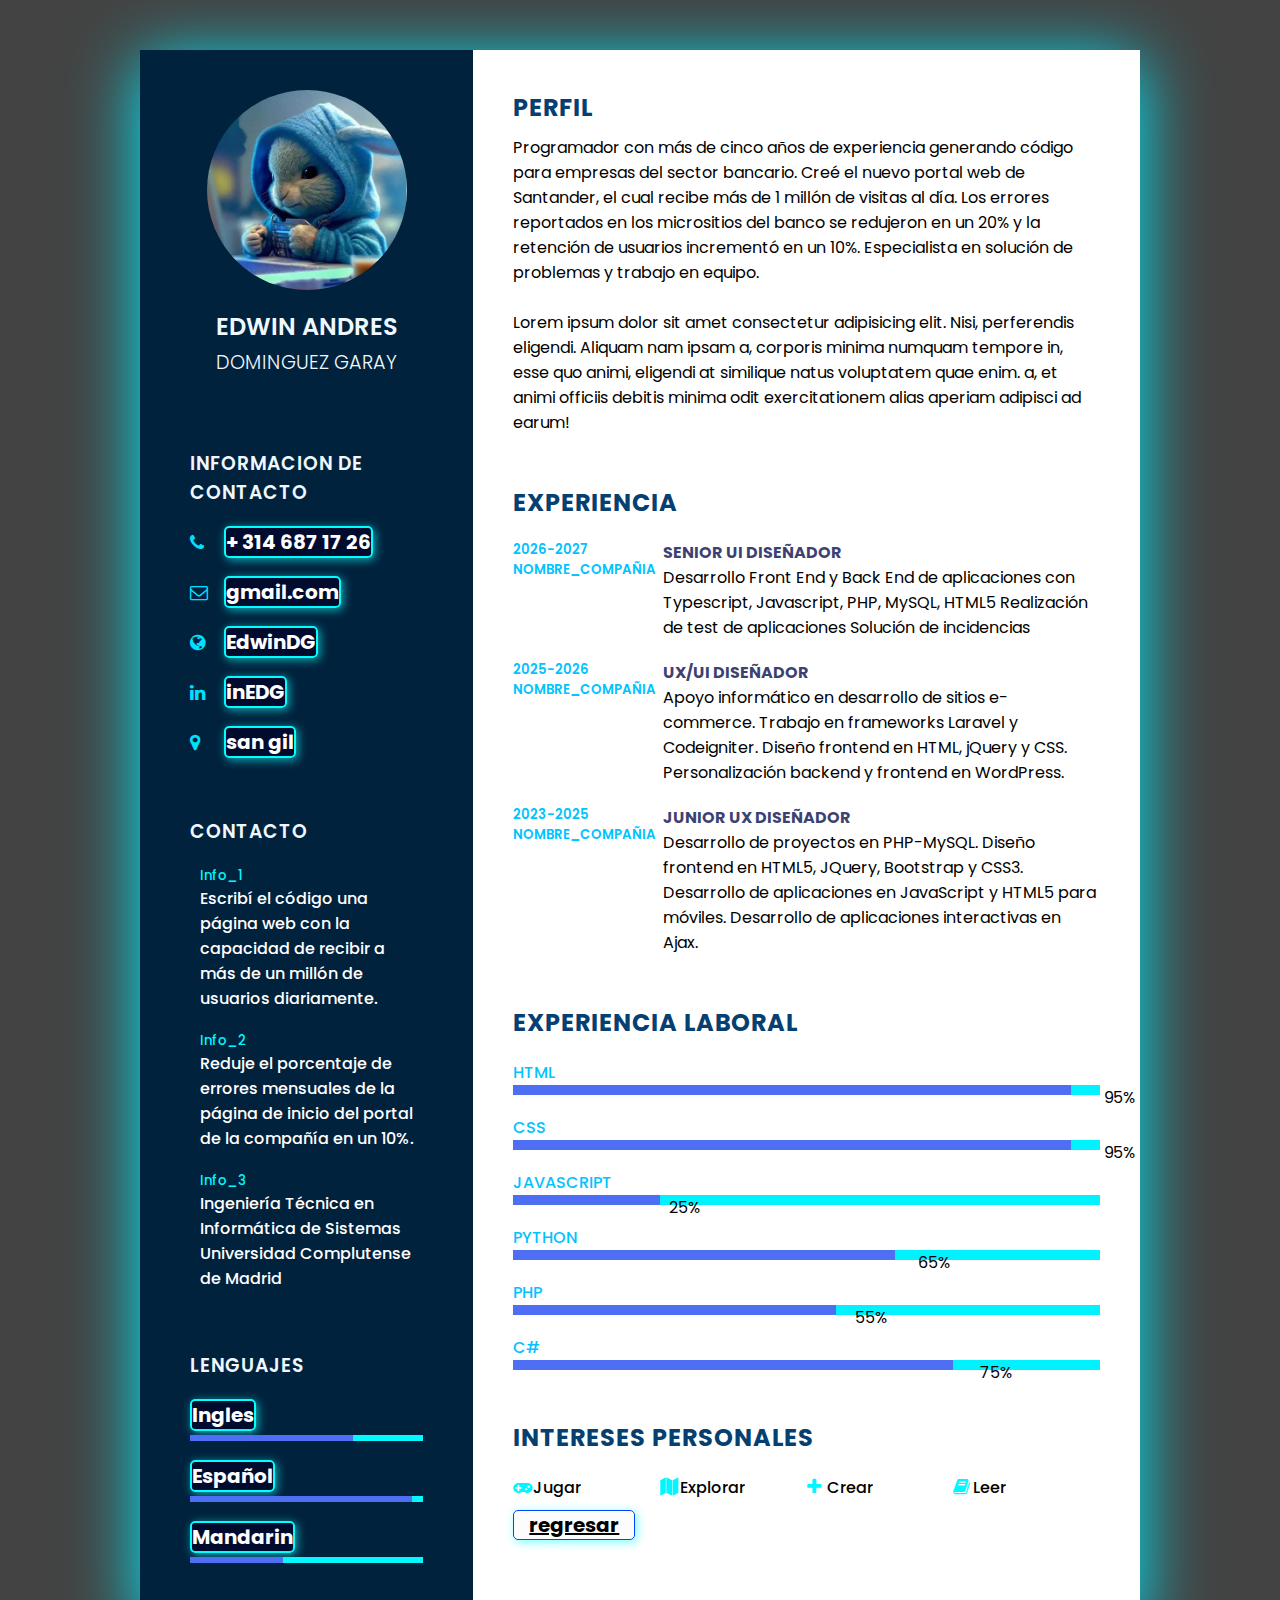
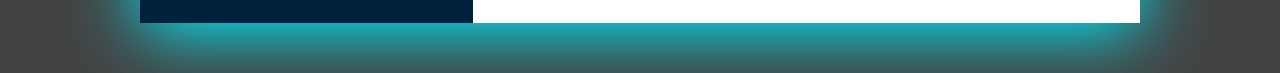
<file: hoja de vida/Index1.html>
<!DOCTYPE html>
<html lang="en">
<head>
    <meta charset="UTF-8">
    <meta http-equiv="X-UA-Compatible" content="IE=edge">
    <meta name="viewport" content="width=device-width, initial-scale=1.0">
    <link rel="stylesheet" href="https://cdnjs.cloudflare.com/ajax/libs/font-awesome/4.7.0/css/font-awesome.css" integrity="sha512-5A8nwdMOWrSz20fDsjczgUidUBR8liPYU+WymTZP1lmY9G6Oc7HlZv156XqnsgNUzTyMefFTcsFH/tnJE/+xBg==" crossorigin="anonymous" referrerpolicy="no-referrer" />
    <link rel="stylesheet" href="Estilos1.css">
    <title>EDG</title>
</head>
<body>
    <div class="contenedor1">
        <div class="contenedor1_2">
            <div class="texto">
                <div class="imagen">
                    <img src="imagenes/conejo.PNG" alt="">
                </div>
                <h2>Edwin Andres <br><span>Dominguez Garay</span></h2>
            </div>
        
        

        <div class="contacto_info">
        <h3 class="titulo">Informacion de contacto</h3>
            <ul>
                <li>
                    <span class="icono"><i class="fa fa-phone" aria-hidden="true"></i></span>
                    <span class="texto2">+ 314 687 17 26</span>
                </li>


                <li>
                    <span class="icono"><i class="fa fa-envelope-o" aria-hidden="true"></i></span>
                    <span class="texto2">gmail.com</span>
                </li>


                <li>
                    <span class="icono"><i class="fa fa-globe" aria-hidden="true"></i></span>
                    <span class="texto2">EdwinDG</span>
                </li>


                <li>
                    <span class="icono"><i class="fa fa-linkedin" aria-hidden="true"></i></span>
                    <span class="texto2">inEDG</span>
                </li>


                <li>
                    <span class="icono"><i class="fa fa-map-marker" aria-hidden="true"></i></span>
                    <span class="texto2">san gil</span>
                </li>
            </ul>
        </div>
    
   


    <div class="contacto_info edu ">
        <h3 class="titulo">contacto</h3>
        <ul>
            <li>
                <h5>Info_1</h5>
                <h4>Escribí el código una página web con la capacidad de recibir a más de un millón de usuarios diariamente.</h4>
            </li>


            <li>
                <h5>Info_2</h5>
                <h4>Reduje el porcentaje de errores mensuales de la página de inicio del portal de la compañía en un 10%.</h4>
            </li>


            <li>
                <h5>Info_3</h5>
                <h4>Ingeniería Técnica en Informática de Sistemas Universidad Complutense de Madrid</h4>
            </li>
        </ul>
    </div>
    

    <div class="contacto_info lenguaje ">
        <h3 class="titulo">lenguajes</h3>
        <ul>
            <li>
                <span class="texto2">Ingles</span>
                <span class="porcent">
                    <div style="width: 70%;"></div>
                </span>
            </li>
            <li>
                <span class="texto2">Español</span>
                <span class="porcent">
                    <div style="width: 95%;"></div>
                </span>
            </li>
            <li>
                <span class="texto2">Mandarin</span>
                <span class="porcent">
                    <div style="width: 40%;"></div>
                </span>
            </li>
        </ul>
    </div>       
</div> 


    <div class="contenedor1_3">
        <div class="contenedor1_3_1">
            <h2 class="titulo2">Perfil</h2>
            <p>Programador con más de cinco años de experiencia generando código para empresas del sector bancario. Creé el nuevo portal web de Santander, el cual recibe más de 1 millón de visitas al día. Los errores reportados en los micrositios del banco se redujeron en un 20% y la retención de usuarios incrementó en un 10%. Especialista en solución de problemas y trabajo en equipo.<br><br> Lorem ipsum dolor sit amet consectetur adipisicing elit. Nisi, perferendis eligendi. Aliquam nam ipsam a, corporis minima numquam tempore in, esse quo animi, 
                eligendi at similique natus voluptatem quae enim.  a, et animi officiis debitis 
                minima odit exercitationem alias aperiam adipisci ad earum!</p>
        </div>

<!-- experiencia texto1 -->

        <div class="contenedor1_3_1">
            <h2 class="titulo2">Experiencia</h2>
            <div class="box">
                <div class="empresa">
                    <h5>2026-2027</h5>
                    <h5>nombre_compañia</h5>
                </div>
                <div class="text">
                    <h4>Senior UI Diseñador</h4>
                    <p>Desarrollo Front End y Back End de aplicaciones con Typescript, Javascript, PHP, MySQL, HTML5
                        Realización de test de aplicaciones
                        Solución de incidencias</p>
                </div>
            </div>

<!-- experiencia texto2 -->

            <div class="box">
                <div class="empresa">
                    <h5>2025-2026</h5>
                    <h5>nombre_compañia</h5>
                </div>
                <div class="text">
                    <h4>UX/UI Diseñador</h4>
                    <p>Apoyo informático en desarrollo de sitios e-commerce.
                        Trabajo en frameworks Laravel y Codeigniter.
                        Diseño frontend en HTML, jQuery y CSS.
                        Personalización backend y frontend en WordPress.</p>
                </div>
            </div>

<!-- experiencia texto3 -->

            <div class="box">
                <div class="empresa">
                    <h5>2023-2025</h5>
                    <h5>nombre_compañia</h5>
                </div>
                <div class="text">
                    <h4>Junior UX Diseñador</h4>
                    <p>Desarrollo de proyectos en PHP-MySQL.
                        Diseño frontend en HTML5, JQuery, Bootstrap y CSS3.
                        Desarrollo de aplicaciones en JavaScript y HTML5 para móviles.
                        Desarrollo de aplicaciones interactivas en Ajax.</p>
                </div>
            </div>
        </div>

        <div class="contenedor1_3_1 abilidades">
            <h2 class="titulo2">Experiencia laboral</h2>
            <div class="box">
                <h4>Html</h4>
                <div class="porcent">
                    <div style="width: 95%;"><div class="porciento">95%</div> </div>
                </div>
            </div>
            <div class="box">
                <h4>Css</h4>
                <div class="porcent">
                    <div style="width: 95%;"><div class="porciento">95%</div></div>
                </div>
            </div>
            <div class="box">
                <h4>JavaScript</h4>
                <div class="porcent">
                    <div style="width: 25%;"><div class="porciento">25%</div></div>
                </div>
            </div>
            <div class="box">
                <h4>Python</h4>
                <div class="porcent">
                    <div style="width: 65%;"><div class="porciento">65%</div></div>
                </div>
            </div>
            <div class="box">
                <h4>PHP</h4>
                <div class="porcent">
                    <div style="width: 55%;"><div class="porciento">55%</div></div>
                </div>
            </div>
            <div class="box">
                <h4>C#</h4>
                <div class="porcent">
                    <div style="width: 75%;"><div class="porciento">75%</div></div>
                </div>
            </div>
        </div>

        <div class="contenedor1_3_1 intereces">
            <h2 class="titulo2">intereses Personales</h2>
            <ul>
                <li><i class="fa fa-gamepad" aria-hidden="true"></i>Jugar</li>
                <li><i class="fa fa-map" aria-hidden="true"></i>Explorar</li>
                <li><i class="fa fa-plus" aria-hidden="true"></i>Crear</li>
                <li><i class="fa fa-book" aria-hidden="true"></i>Leer</li>
            </ul>
         <div>
    </div>
    <a href="../index.html" class="botn"> regresar</a>        
 </div>
</body>
</html>
</file>
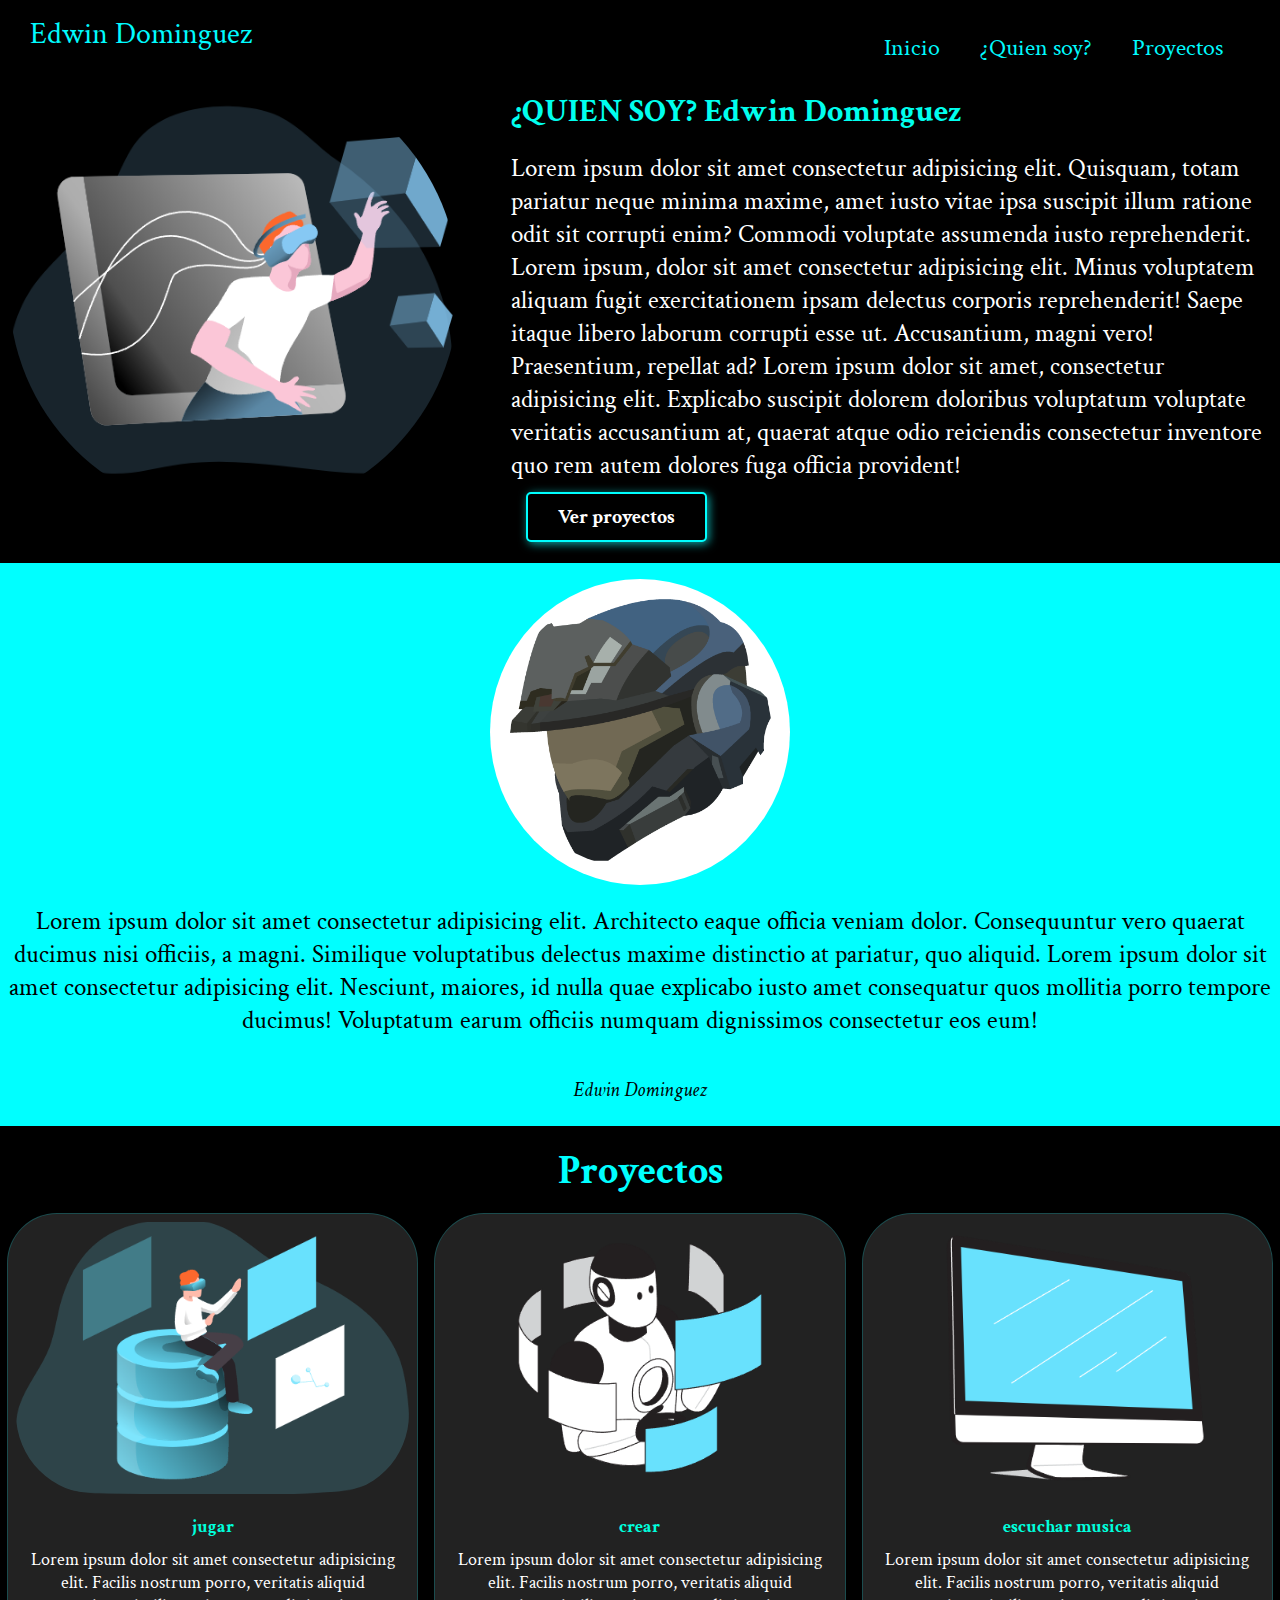
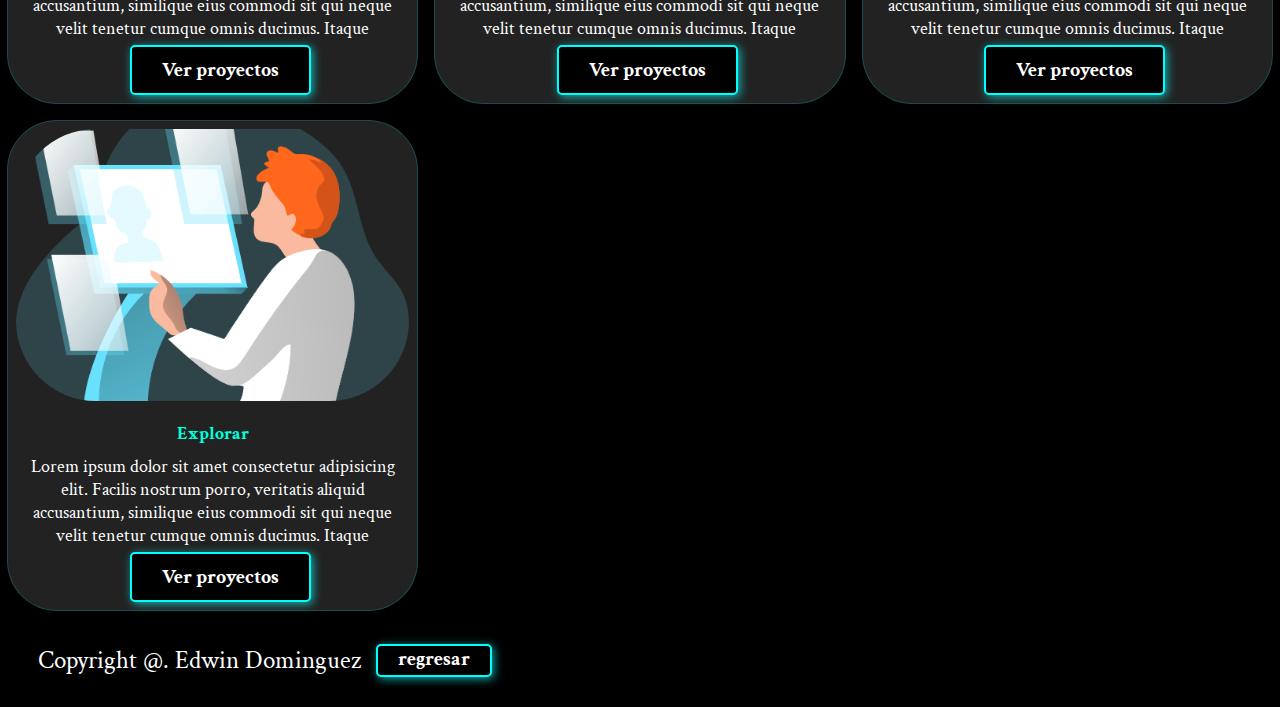
<file: quien soy/Edwin2.html>
<!DOCTYPE html>
<html lang="en">

<head>
    <meta charset="UTF-8">
    <meta http-equiv="X-UA-Compatible" content="IE=edge">
    <meta name="viewport" content="width=device-width, initial-scale=1.0">
    <link rel="stylesheet" href="Edwin2.css">
    <link rel="preconnect" href="https://fonts.googleapis.com">
    <link rel="preconnect" href="https://fonts.gstatic.com" crossorigin>
    <link href="https://fonts.googleapis.com/css2?family=Crimson+Text&display=swap" rel="stylesheet">
    <title>EDG</title>
</head>

<!-- fila 1 -->


<body>
    <div class="contenedor-total">
        <header>
            <nav class="menu-nav">
                <a href="#" class="nombre menu-links">Edwin Dominguez</a>
                <ul class="nav-links">
                    <li class="menu-link-nav"><a href="#contenedor2" class="menu-links">Inicio</a></li>
                    <li class="menu-link-nav"><a href="#contenedor3" class="menu-links">¿Quien soy?</a></li>
                    <li class="menu-link-nav"><a href="#contenedor4" class="menu-links">Proyectos</a></li>
                </ul>
            </nav>
        </header>

<!-- fila 2 -->

        <section class="contenedor2" id="contenedor2">
            <div class="contenedor_2_1">
                <div class="imagenes">
                    <img src="imagenes/ed1.png" alt="">
                </div>
                <div class="contenedor_2_3">
                    <h1>¿QUIEN SOY? <span class="color_acento"></span>Edwin Dominguez</h1>
                    <p>Lorem ipsum dolor sit amet consectetur adipisicing elit. Quisquam, totam pariatur neque minima
                        maxime, amet iusto vitae ipsa suscipit illum ratione odit sit corrupti enim? Commodi voluptate
                        assumenda iusto reprehenderit. Lorem ipsum, dolor sit amet consectetur adipisicing elit. Minus voluptatem aliquam fugit exercitationem ipsam delectus corporis reprehenderit! Saepe itaque libero laborum corrupti esse ut. 
                        Accusantium, magni vero! Praesentium, repellat ad? Lorem ipsum dolor sit amet, consectetur adipisicing elit. Explicabo suscipit dolorem doloribus voluptatum voluptate veritatis accusantium at, quaerat atque odio reiciendis consectetur inventore quo rem autem dolores fuga officia provident!</p>

                        <button class="btn">Ver proyectos</button>
                </div>
            </div>
        </section>


 <!-- fila 3 -->
        
        <section class="contenedor3" id="container3">
            <div class="contenedor_3_1">
                <div class="imagenes2">
                    <img src="imagenes/ed2.png" alt="">
                </div>
                <div class="contenedor_3_2">
                    <p class="des">Lorem ipsum dolor sit amet consectetur adipisicing elit. Architecto eaque officia veniam dolor.
                        Consequuntur vero quaerat ducimus nisi officiis, a magni. Similique voluptatibus delectus maxime
                        distinctio at pariatur, quo aliquid. Lorem ipsum dolor sit amet consectetur adipisicing elit. Nesciunt, maiores, id nulla quae explicabo iusto amet consequatur quos mollitia porro tempore ducimus! Voluptatum earum officiis numquam dignissimos consectetur eos eum!</p>
                    <p class="name">Edwin Dominguez</p>
                </div>
        </section>

<!-- fila 4 -->


        <section class="contenedor4" id="contenedor4">
            <h1 class="tittle">Proyectos</h1>
            <div class="contenedor_4_1">
                
                <div class="cuadros">
                    <div class="imagenes3">
                        <img src="imagenes/ed3.png" alt="">
                    </div>
                    <div class="contenedor_4_2">
                        <h1>jugar </h1>
                        <p>Lorem ipsum dolor sit amet consectetur adipisicing elit. Facilis nostrum porro, veritatis
                            aliquid accusantium, similique eius commodi sit qui neque velit tenetur cumque omnis
                            ducimus. Itaque</p>
                        <button class="btn">Ver proyectos</button>
                    </div>
                </div>


                <div class="cuadros">
                    <div class="imagenes3">
                        <img src="imagenes/ed4.png" alt="">
                    </div>
                    <div class="contenedor_4_2">
                        <h1>crear </h1>
                        <p>Lorem ipsum dolor sit amet consectetur adipisicing elit. Facilis nostrum porro, veritatis
                            aliquid
                            accusantium, similique eius commodi sit qui neque velit tenetur cumque omnis ducimus. Itaque
                        </p>
                        <button class="btn">Ver proyectos</button>
                    </div>
                </div>

                <div class="cuadros">
                    <div class="imagenes3">
                        <img src="imagenes/ed5.png" alt="">
                    </div>
                    <div class="contenedor_4_2">
                        <h1>escuchar musica </h1>
                        <p>Lorem ipsum dolor sit amet consectetur adipisicing elit. Facilis nostrum porro, veritatis
                            aliquid
                            accusantium, similique eius commodi sit qui neque velit tenetur cumque omnis ducimus. Itaque
                        </p>
                        <button class="btn">Ver proyectos</button>
                    </div>
                </div>

                <div class="cuadros">
                    <div class="imagenes3">
                        <img src="imagenes/ed6.png" alt="">
                    </div>
                    <div class="contenedor_4_2">
                        <h1>Explorar </h1>
                        <p>Lorem ipsum dolor sit amet consectetur adipisicing elit. Facilis nostrum porro, veritatis
                            aliquid
                            accusantium, similique eius commodi sit qui neque velit tenetur cumque omnis ducimus. Itaque
                        </p>
                        <button class="btn">Ver proyectos</button>
                    </div>
                </div>
            </div>
        </section>

        <footer> <p>Copyright @. Edwin Dominguez</p>
          <a href="../index.html" class="btn"> regresar</a>
        </footer>
      
        </div>
</body>

</html>
</file>
<file: calculadora/style.css>
body {
    margin: 0;
    padding: 0;
    height: 100vh;
    justify-content: center;
    align-items: center;
    display: flex;
    background: #484747;
}

input[type="texto"]{
    background-color: rgba(247, 249, 250, 0.836);
    border-radius: 5px;
    padding: 15px ;
    text-align: right;
    font-size: 16px;
    cursor: pointer;
    width: 91%;
    box-shadow: 3px 3px 3px rgb(9, 219, 247);
}
.botn {
    font-size: 1.25em;
    font-weight: bold;
    padding: 0px 15px;
    border-radius: 5px;
    border: 2px solid rgb(0, 255, 255);
    box-shadow: 2px 2px 10px rgba(17, 250, 250, 0.664);
    color: white;
    background-color: rgb(0, 0, 0);
    margin-left: 15px;
  }

input[type=button] {
    background-color: rgb(92, 91, 91);
    border: none;
    color: rgb(255, 255, 255);
    padding: 20px 30px;
    text-align: center;
    font-size: 20px;
    margin: 4px 4px;
    cursor: pointer;
    border-radius: 5px;
    box-shadow: 3px 3px 3px rgb(40, 223, 255);
}

input[type="reset"]{
    background-color: rgb(92, 91, 91);
    border: none;
    color: rgb(255, 255, 255);
    padding: 20px 30px;
    text-align: center;
    font-size: 20px;
    margin: 4px 4px;
    cursor: pointer;
    border-radius: 5px;
    box-shadow: 3px 3px 3px rgb(40, 223, 255);
}

input[value= "="]{
    width: 153px;
}

table {
    border-radius: 15px;
    padding: 5px 5px;
    border: 3px solid #424141;
    background-color: rgb(161, 159, 159);
}
</file>
<file: galeria/style.css>
.container {
    display: flex;
    flex-wrap: wrap;
}

.container1 {
    width: 300px;
    height: 200px; 
    border: 5px solid rgb(0, 255, 242);
    background-color: #ccc; 
    display: flex;
    margin: auto;
    margin-bottom: 30px;
    margin-top: 5%;
}
.botn {
    font-size: 1.25em;
    font-weight: bold;
    padding: 0px 15px;
    border-radius: 5px;
    border: 2px solid rgb(0, 255, 255);
    box-shadow: 2px 2px 10px rgba(17, 250, 250, 0.664);
    color: white;
    background-color: rgb(0, 0, 0);
    margin-left: 15px;
  }

.ed1 {
    width: 300px;
    height: 218px; 
    margin: 10px;
    border: 5px solid rgb(0, 255, 242);
    display: grid;
    justify-content: center;
    align-items: center;
}

img {
    width: 100%;
    height: 100%;
    cursor: pointer; 
}

@media screen and (max-width: 300px) {
    .container1 {
        margin-left: 25px;
        width: 230px;
        height: 200px; 
    }
}

@media screen and (max-width: 250px) {
    .container1 {
        margin-left: 25px;
        width: 135px;
        height: 200px; 
    }
}

@media screen and (max-width: 140px) {
    .container1 {
        margin-left: 20px;
        width: 15px;
        height: 200px; 
    }
}
</file>
<file: semaforo/style.css>
body {
    margin: 0;
    padding: 0;
    height: 100vh;
    justify-content: center;
    align-items: center;
    display: flex;
    background: #ffffff;
}

.container1, .container {
    margin: 10px;
    height: 400px;
    padding: 15px;
    background-color: black;
    box-shadow: 5px 5px 15px rgb(11, 197, 197);
    border-radius: 20px;
}

.color {
    width: 100px;
    height: 100px;
    border-radius: 80%;
    margin: 20px;
    border: 4px solid white;
}

.cambiar {
    width: 100px;
    height: 100px;
    border-radius: 50%;
    margin: 20px;
    border: 4px solid rgb(255, 255, 255);
}

.red {
    background-color: red;
}

.yellow {
    background-color: rgb(255, 208, 0);
}

.green {
    background-color: rgb(3, 165, 3);
}


button:hover {
   background-color: aqua;
   color: #000;
   border: 2px solid #000;
}
button, .botn {
    font-size: 1.25em;
    font-weight: bold;
    padding: 0px 15px;
    border-radius: 5px;
    border: 2px solid rgb(0, 255, 255);
    box-shadow: 2px 2px 10px rgba(17, 250, 250, 0.664);
    color: white;
    background-color: rgb(0, 0, 0);
    margin-left: 15px;
  }
</file>
<file: calendario/Estilos3.css>
*{
    margin: 0;
    padding: 0;
    box-sizing: border-box;
}

body{
    background-color: rgb(103, 102, 102);
}
main{
    margin-top: 5px;
    border:50%;
}

.calendario{
    display: flex;
    flex-wrap: wrap;
    gap: 50px;
    justify-content: space-evenly;
    
}
.botn {
    font-size: 1.25em;
    font-weight: bold;
    padding: 0px 15px;
    border-radius: 5px;
    border: 2px solid rgb(0, 255, 255);
    box-shadow: 2px 2px 10px rgba(17, 250, 250, 0.664);
    color: white;
    background-color: rgb(0, 0, 0);
    margin-left: 15px;
  }

.mes{
    background-color: rgb(255, 255, 255);
    border-radius: 10px ;
}

.mes h1{
    background-color: rgb(252, 89, 89);
    padding: 9%;
    color: rgb(255, 255, 255);
    border-radius: 10px 10px 0 0;
}

.rayas{
    position: absolute;
    width: 265px;
    height: 315px;
    display: grid;
    grid-template-columns: 15% 15%;
    justify-content: right;
    align-items: center;
}
.cin{
    height: 50px;
    width: 100%;
    display: grid;
    grid-template-columns: 50% 50%;
    justify-content: center;
    align-items: center;
}
#c1{
    position: relative;
    left: 10px;
    bottom: 59px;
}

#c2{
    position: relative;
    left: -210px;
    bottom: 59px;

}

.c2-1{
    height: 55%;
    width: 6px;
    margin: 5px;
    border-radius: 20px;
    background-color: rgb(250, 250, 250);
    box-shadow: 0px 4px rgba(0, 0, 0, 0.461);
    justify-content: left;
}
.c2-2{
    height: 55%;
    width: 6px;
    margin: 5px;
    border-radius: 20px;
    background-color: rgb(255, 255, 255);
    box-shadow: 0px 4px rgba(0, 0, 0, 0.461);
}
.c1-1{
    height: 55%;
    width: 6px;
    margin: 5px;
    border-radius: 20px;
    background-color: rgb(255, 255, 255);
    box-shadow: 0px 4px rgba(0, 0, 0, 0.461);
}
.c1-2{
    height: 55%;
    width: 6px;
    margin: 5px;
    border-radius: 20px;
    background-color: rgb(255, 255, 255);
    box-shadow: 0px 4px rgba(0, 0, 0, 0.461);
}


.dias, .fecha{
    display: grid;
    grid-template-columns: repeat(7, 1fr);
    list-style-type: none;
    gap: 3px;
    margin: 5px;
}

li{
    text-align: center;
    color: #000000;
}

.dias .dias1{
    color: rgb(243, 135, 135);
    font-weight: 800;
}

@media (max-width: 200px){
    .calendario{
        grid-template-columns: repeat(1,1fr);
    }
    .mes{
        grid-template-columns: repeat(1,2fr);
    }


}

@media (max-width: 225px){
    #c1{
       position: relative;
       grid-template-columns: repeat(2,1fr);
       left: -10px;
       
    }
    
}


.fecha .dia{
    color: #6363638b;
    text-align: center;
}

.fecha .dia_1 {
    position: relative;
    color: #000000;
    border: 1px solid transparent ;
    background-color: rgb(255, 255, 255);
    cursor: pointer;
}

.fecha .dia_1:hover{
    background-color: rgba(53, 53, 53, 0.679);
    color: #fffcfc;
}
</file>
<file: factura/index3.css>
@import url('https://fonts.googleapis.com/css?family=Poppins: 200, 300, 400, 500, 600, 700,800,900&display=swap');

*{
    margin: 0;
    padding: 0;
    box-sizing: border-box;
    font-family:"poppins", sans-serif;
}

body{
    background-color: rgb(67, 67, 67);
    display: flex;
    justify-content: center;
    align-items: center;
    min-height: 100vh;
}

.contenedor1{
    width: 1000px;
    min-height: 1100px;
    background: rgb(255, 255, 255);
    margin: 55px;
    display: grid;
    grid-template-columns: 1fr 6fr ;
    box-shadow: 0 10px 65px rgb(255, 255, 255);
}

.contenedor1 .contenedor1_2{
    background-image: url("borrador/ii.jpg");
    object-fit: cover;
    padding: 30px;
    width: 20px;
    margin: 0;
   
}
.botn {
    font-size: 1.25em;
    padding: 0px 15px;
    border-radius: 5px;
    border: 2px solid rgb(0, 255, 255);
    box-shadow: 2px 2px 10px rgba(17, 250, 250, 0.664);
    color: rgb(0, 0, 0);
    background-color: rgb(255, 255, 255);
    margin-left: 15px;
  }

/* parte del foco y factura */

.foco{
    background: #02bea5;
    width: 100%;
    margin-left: 20%;
    
   
}

.foco span{
    display: flex;
    justify-content: center;
    color: #ffffff;
    font-size: 180px;   
}

.foco .e_c{
    position: relative;
    letter-spacing: 5px;
    text-align: center;
    font-size: 20px;
    font-weight: 100;
    bottom: 30px;
    color: #ffffff;
   
}

.contenedor_e1 .e2{
    display: flex;
    flex-direction: row;
}

.contenedor_e1 .e2 .e3{
    min-width: 150px;
    margin-bottom: 5px;
}

.contenedor_e1 .e2 .e3 h5{
    text-transform: uppercase;
}

.contenedor_e1 .e4 {
    text-transform: uppercase;
    margin-left: 25%;
    margin-top: 100px;
}
 .e4 h2{
    font-weight: 600;
    font-size: 80px;
    color:#02bea5;
    
}
 
 .e4 .fecha{
    color: #02bea5;
    margin-left:50px;
    font-size: 20px;
 }
 .e4 .factura{
    color: #02bea5;
    margin-left: 20px;
    font-size: 20px;
 }
 .e4 .factura a{
    color: #000000;
    font-size: 16px;
    font-weight: 500;
    
 }
 .e4 .fecha a{
    color: #000000;
    font-size: 16px;
    font-weight: 500;
 }

/* parete de factura para abajo */

.contenedor_e2 .e2_e1{
    margin-top: 50px;
    color: #02bea5;
    font-size: 30px;
    font-weight: 300;
    letter-spacing: -2px;
    margin-right: 20px;
}


.contenedor_e2 .e2_e2{
    display: flex;
    flex-direction: row;
}

.contenedor_e2 .e2_e2 .e2_e3{
    min-width: 500px;
    margin-bottom: 5px;
}

.contenedor_e2 .e2_e2 .e2_e3 h5{
    text-transform: uppercase;
    font-weight: 500;
    font-size: 17px;
}

.contenedor_e2 .e2_e4 h4{
    text-transform: uppercase;
    font-size: 16px;   
}

.e2_e4 .MT {
    color: #02bea5;
    margin-left: 30px;
    letter-spacing: 4px;
    font-weight: 500;
}

.cuenta a{
    color: #000000;
    font-weight: 100;
}

.correo a{
    color: #000;
    font-weight: 100;
}

/* contenido de la tabla */

table{
    margin-top: 50px;
    border-collapse: collapse;
    width: 95%;
    text-align: center;
    margin: 0 0 18%;
}
td{
    padding: 15px;
}
.linea_1{
    color: #ffffff;
}

.rectangulo{
    background-color: rgb(61, 200, 186);
}
.rectangulo_01{
    background-color: rgb(224, 221, 221);
}
.rectangulo_02{
    padding: 2px;
}
.ale{
    text-align: justify;
}

/* de la tabla para abajo */

.e2_e4, .gracias {
    position: relative;
    color:  #02bea5;
    font-size: 65px;
    bottom: 25px;
    
}


.ralla{
    background: #02bea5;
    height: 5px;
    width: 90%;
}

.letra{
    text-align: center;
    margin: 5px;
}

 @media (max-width: 1000px){
    .contenedor1 .contenedor1_2{
        grid-template-columns: repeat(1,2fr);
        width: 90%;
    }
    .foco{
        grid-template-columns: repeat(1,1fr);
        width: 100%;
        margin: 0 0 0 1px;
    }
    .contenedor_e1 .e4 {
        position: relative;
        text-transform: uppercase;
        right: 140px;
        padding: 5px;
    }
    
}
@media (max-width: 400px){
    .contenedor_e1 .e2{
        display: block;
        flex-direction: row;
    
    }
    .e4 h2 {
        position: relative;
        margin: 55px;
        bottom: 100px;
    }
    .e4 h4 {
        position: relative;
        bottom: 100px;
    }
    .contenedor_e2 {
        margin-left: 10%;
    }
    .contenedor_e2 .e2_e2 {
        flex-direction: column;
        grid-template-columns: repeat(1,2fr);
    }
    .contenedor_e2 .e2_e2 .e2_e3{
        margin-bottom: 5px;
        grid-template-columns: repeat(1,2fr);
    }
    
    .MT{
        margin-top: 25px;
    }

   .gracias{
    margin-top: 25px;
   }
    
   .contenedor1{
    position: relative;
    padding: 0;
    margin: 0;
   }
   
}
</file>
<file: hoja de vida/Estilos1.css>
@import url('https://fonts.googleapis.com/css?family=Poppins: 200, 300, 400, 500, 600, 700,800,900&display=swap');

*{
    margin: 0;
    padding: 0;
    box-sizing: border-box;
    font-family:"poppins", sans-serif;
}

body{
    background-color: rgb(67, 67, 67);
    display: flex;
    justify-content: center;
    align-items: center;
    min-height: 100vh;
}

.contenedor1{
    position: relative;
    width: 100%;
    max-width: 1000px;
    min-height: 1000px;
    background: rgb(255, 255, 255);
    margin: 50px;
    display: grid;
    grid-template-columns: 1fr 2fr;
    box-shadow: 0 10px 65px rgb(0, 238, 255);
}
.botn {
    font-size: 1.25em;
    font-weight: bold;
    padding: 0px 15px;
    border-radius: 5px;
    border: 1px solid rgb(0, 68, 255);
    box-shadow: 2px 2px 10px rgba(47, 255, 255, 0.664);
    color: rgb(0, 0, 0);
    background-color: rgb(252, 252, 252);
  }

.contenedor1 .contenedor1_2{
    position: relative;
    background: rgb(1, 34, 61);
    padding: 40px;
}

.texto{
    position: relative;
    display: flex;
    flex-direction: column;
    align-items: center;
    padding-bottom: 20px;
}

.texto .imagen{
    position: relative;
    width: 200px;
    height: 200px;
    border-radius: 50%;
    overflow: hidden;
}

.texto .imagen img{
    position: absolute;
    top: 0;
    left: 0;
    height: 100%;
    width: 100%;
    object-fit: cover;

}

.texto h2{
    color: aliceblue;
    font-size: 1.5em;
    margin-top: 20px;
    text-transform: uppercase;
    text-align: center;
    font-weight: 600;
    line-height: 1.4em;
}

.texto h2 span{
font-size: 0.8em ;
font-weight: 300;
}

.contacto_info{
    padding-top: 40px;
    margin: 10px;
}

.titulo{
   color: aliceblue;
   text-transform: uppercase;
   font-weight: 600;
   letter-spacing: 1px;
   margin-bottom: 20px;
}

.contacto_info ul{
     position: relative;
}

.contacto_info ul li{
    list-style: none;
    position: relative;
    margin: 20px 0 ;
    cursor: pointer;
    transition: all 300ms;
}

.contacto_info ul li:hover{
    transform: scale(1.1);
}

.contacto_info ul li .icono{
    display: inline-block;
    width: 30px;
    font-size: 18px;
    color: rgb(0, 225, 255);
}

.contacto_info ul li span{
    color: rgb(0, 0, 0);
    font-weight: 300;

}

.contacto_info.edu{
    margin: 10px;
}

.contacto_info.edu li{
    margin-left: 10px;

}

.contacto_info.edu h5{
    color: #00f7ff;
    font-weight: 500;
}

.contacto_info.edu h4:nth-child(2){
    color: #ffffff;
    font-weight: 500;
}

.contacto_info.edu h4{
    color: #ffffff;
    font-weight: 300;
}

.contacto_info.lenguaje{
    margin: 10px;
}


.contacto_info.lenguaje .porcent{
    position: relative;
    width: 100%;
    height: 6px;
    background: #07f7ff;
    display: block;
    margin-top: 5px;
}

.contacto_info.lenguaje .porcent div{
    position: absolute;
    top: 0;
    left: 0;
    height: 100%;
    background: #4e6ff3;
 
}

.contenedor1 .contenedor1_3{
    position: relative;
    background: rgb(255, 255, 255);
    padding: 40px;
}

.contenedor1_3_1{
    margin-bottom: 50px;
}

.contenedor1_3_1:last-child{
    margin-bottom: 0;
}

.titulo2{
    color: rgb(5, 64, 112);
    text-transform: uppercase;
    letter-spacing: 1px;
    margin-bottom: 10px;
}

p{
    color: #000000;
}

.contenedor1_3_1 .box{
    display: flex;
    flex-direction: row;
    margin: 20px 0;
}

.contenedor1_3_1 .box .empresa{
    min-width: 150px;
    margin-bottom: 5px;
}

.contenedor1_3_1 .box .empresa h5{
    text-transform: uppercase;
    color: #00c3ff;
    font-weight: 600;
}

.contenedor1_3_1 .text h4{
text-transform: uppercase;
color: rgba(6, 12, 75, 0.784);
font-size: 16px;
}

.abilidades .box{
    position: relative;
    width: 100%;
    display: grid;
    grid-template-columns: repeat(1,1fr);
    justify-content: center;
    align-items: center;

}

.abilidades .box h4{
    text-transform: uppercase;
    color: #00c3ff;
    font-weight: 500;
}

.abilidades .box .porcent{
    position: relative;
    width: 100%;
    height: 10px;
    background: rgb(0, 242, 255);
}

.abilidades .box .porcent div {
    position: absolute;
    top: 0;
    left: 0;
    height: 100%;
    background: #4e6ff3;
}

.abilidades .box .porcent .porciento{
    position: absolute;
    left: 106%;
    background: transparent;
}


.intereces ul{
    display: grid;
    grid-template-columns: repeat(4,1fr);
}

.intereces ul li{
    list-style: none;
    color: #000000;
    font-weight: 500;
    margin: 10px 0;
}

.intereces ul li .fa{
    color: #00f7ff;
    font-size: 18px;
    width: 20px;
}

@media (max-width: 800px){
    .contenedor1{
        margin: 10px;
        grid-template-columns: repeat(1,1fr);
    }

    .intereces ul{
        grid-template-columns: repeat(2,1fr);
    }

}

@media (max-width: 600px){
    .contenedor1_3_1 .box{
        flex-direction: column;
    }
    .contenedor1_3_1 .box .empresa{
        margin-bottom: 5px;
    }
    .intereces ul{
        grid-template-columns: repeat(1,1fr);
    }

    .abilidades .box{
        grid-template-columns: repeat(1,1fr);
    }

    
}

.contacto_info  .texto2{
    font-size: 1.25em;
    font-weight: bold;
    padding: 10px px;
    border-radius: 5px;
    border: 2px solid rgb(0, 255, 255);
    box-shadow: 2px 2px 10px rgba(17, 250, 250, 0.664);
    color: rgb(254, 254, 255);
    background-color: rgb(0, 11, 45);
}
</file>
<file: quien soy/Edwin2.css>
* {
    margin: 0;
    text-decoration: none;
    font-family: 'Crimson Text', serif;
    box-sizing: border-box;
  }
  
  section {
    padding: 3px 7px;
  }
  
  button.btn {
    font-size: 1.25em;
    font-weight: bold;
    padding: 10px 30px;
    border-radius: 5px;
    border: 2px solid rgb(0, 255, 255);
    box-shadow: 2px 2px 10px rgba(17, 250, 250, 0.664);
    color: white;
    background-color: rgb(0, 0, 0);
  }
  .btn {
    font-size: 1.25em;
    font-weight: bold;
    padding: 0px 20px;
    border-radius: 5px;
    border: 2px solid rgb(0, 255, 255);
    box-shadow: 2px 2px 10px rgba(17, 250, 250, 0.664);
    color: white;
    background-color: rgb(0, 0, 0);
    margin-left: 15px;
  }
  
  button.btn:hover {
    background-color: rgba(0, 204, 255, 0.863);
  }
  
  header {
    background: #000;
    position: fixed;
    top: 0;
    left: 0;
    width: 100%;
    padding: 15px 5px;
    z-index: 1;
  }
  
  header .menu-nav {
    display: flex;
    justify-content: space-between;
    margin: 0;
    flex-wrap: wrap;
    text-align: center;
  }
  
  header .menu-nav .nombre {
    font-size: 30px;
    text-align: center;
    padding: 0 25px;
  }
  
  header .menu-nav .menu-links {
    color: #00fbff;
    text-decoration: none;
  }
  
  header .menu-nav .menu-links:hover {
    color: rgb(255, 255, 255);
  }
  
  header .menu-nav .nav-links {
    display: flex;
    margin-right: 32px;
    list-style: none;
    flex-wrap: wrap;
  }
  
  header .menu-nav .nav-links .menu-link-nav {
    font-size: 1.5rem;
    margin:20px;
    line-height: 25px;
  }
  
  .contenedor2 {
    background-color: #000000;
  }
  
  .contenedor2 .contenedor_2_1 {
    display: flex;
    padding-top: 60px;
  }
  
  .contenedor2 img {
    padding: 2px;
    width: 90%;
    height: auto;
    border-radius: 50%;
  }
  
  .contenedor2 .contenedor_2_3 {
    width: 60%;
    text-align: left;
    padding: 18px 0;
  }
  
  .contenedor2 h1 {
    color: #00ffee;
    padding: 10px 0;
  }
  
  .contenedor2 p {
    padding: 10px 0;
    font-size: 25px;
    color: #fff;
  }
  
  .contenedor3 {
    background-color: aqua;
    padding-top: 16px;
  }
  
  .contenedor3 .contenedor_3_1 {
    display: flex;
    flex-direction: column;
    align-items: center;
  }
  
  .contenedor3 .des {
    text-align: center;
    font-size: 25px;
    padding: 20px 0;
  }
  
  .contenedor3 .name {
    font-style: italic;
    text-align: center;
    padding: 20px 0;
    font-size: 20px;
  }
  
  .contenedor3 .imagenes2 {
    background: #fff;
    border-radius: 50%;
  }
  
  .contenedor3 img {
    padding: 10px;
    width: 300px;
    height: 300px;
    border-radius: 50%;
  }
  
  .contenedor4 {
    background-color: #000;
  }
  
  .contenedor4 .tittle {
    color: rgb(0, 255, 255);
    font-size: 40px;
    text-align: center;
    padding: 1rem;
  }
  
  .contenedor4 .contenedor_4_1 {
    display: grid;
    grid-template-columns: repeat(auto-fit, minmax(20rem, 1fr));
    gap: 16px;
    
  }
  
  .contenedor4 .cuadros {
    background: #222222;
    border: 0.1px solid rgba(0, 247, 255, 0.2);
    border-radius: 50px;
    text-align: center;
    position: relative;
  }
  
  .contenedor4 .imagenes3 {
    height: 18rem;
    width: 100%;
    padding: 0.5rem;
    overflow: hidden;
  }
  
  .contenedor4 img {
    height: 100%;
    width: 100%;
    border-radius: 5rem;
    object-fit: cover;
  }
  
  .contenedor4 .contenedor_4_2 {
    padding: 0.5rem;
  }
  
  .contenedor4 h1 {
    color: rgb(0, 255, 221);
    font-size: 18px;
    padding: 5px;
  }
  
  .contenedor4 p {
    font-size: 18px;
    padding: 5px;
    color: #fff;
  }
  
  footer {
    background: #000;
    color: #fff;
    display: flex;
    padding: 30px 3%;
  }
  
  footer p {
    font-size: 25px;
  }
  
  @media (max-width: 768px) {
    .contenedor2 .contenedor_2_1 {
      display: flex;
      flex-direction: column;
      padding-top: 60px;
    }
  
    .contenedor2 .contenedor_2_3 {
      width: 100%;
      text-align: left;
      padding: 15px 0;
    }
  
    .contenedor2 .contenedor_2_1 .imagenes2 img {
      width: 100%;
      height: auto;
      border-radius: 0;
    }
  
    .contenedor2 .contenedor_2_3 p {
      padding: 8px 0;
      font-size: 15px;
    }
  
    .contenedor3 .contenedor_3_1 .imagenes2 img {
      padding: 10px;
      width: 310px;
      height: 310px;
      border-radius: 50%;
    }
  
    .contenedor3 .contenedor_3_1 .des {
      font-size: 15px;
      padding: 10px 0;
    }
  
    .contenedor3 .contenedor_3_1 .name {
      padding: 10px 0;
      font-size: 15px;
    }
  
    #contenedor img {
      padding: 10px;
      width: 420px;
      height: 420px;
      border-radius: 50%;
    }
  
    footer {
      padding: 20px 2%;
      width: 100%;
    }
  
    footer p {
      font-size: 15px;
    }
  }
  @media (max-width: 500px){
    .contenedor2 img{
        margin-top: 35%;
    }
  }
  @media (max-width: 340px){
    .contenedor4 .cuadros{
        width: 70%;
        margin-left:40px ;
        display: grid;
    }

    .contenedor2 img{
        margin-top: 50%;
    } 
    header .menu-nav .nav-links{
        margin: 0;
        padding: 0;
    }
  }
</file>
